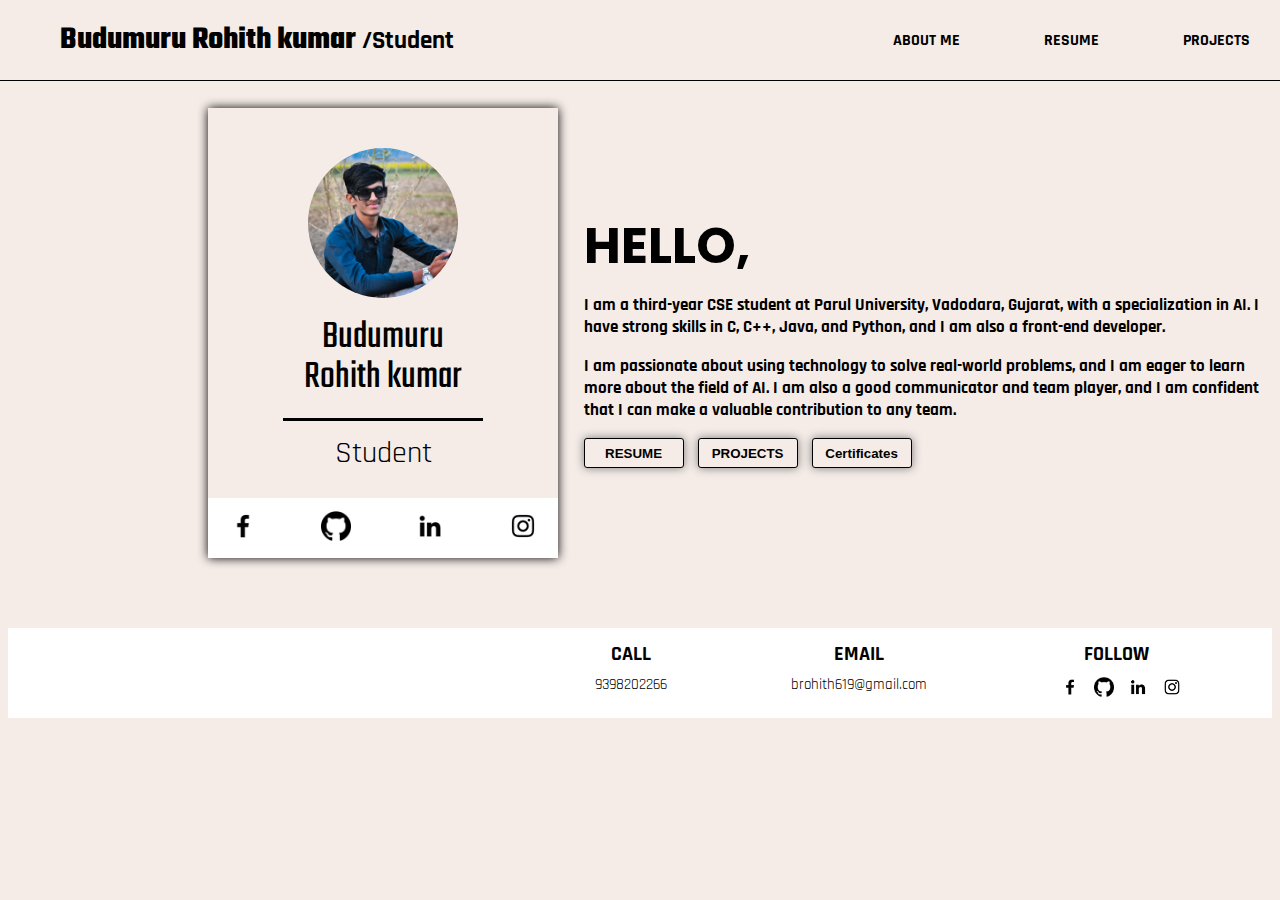
<file: index.html>
<!DOCTYPE html>
<html>
  <head>
    <title>Rohith Portfolio</title>
    <meta name="viewport" content="width=device-width, initial-scale=1.0" />
    <link rel="preconnect" href="https://fonts.googleapis.com" />
    <link rel="preconnect" href="https://fonts.gstatic.com" crossorigin />
    <link
      href="https://fonts.googleapis.com/css2?family=Anton&family=Dela+Gothic+One&family=Teko:wght@500&display=swap"
      rel="stylesheet"
    />
    <link rel="preconnect" href="https://fonts.googleapis.com" />
    <link rel="preconnect" href="https://fonts.gstatic.com" crossorigin />
    <link
      href="https://fonts.googleapis.com/css2?family=Rajdhani:wght@400;500&display=swap"
      rel="stylesheet"
    />
    <link rel="preconnect" href="https://fonts.googleapis.com" />
    <link rel="preconnect" href="https://fonts.gstatic.com" crossorigin />
    <link
      href="https://fonts.googleapis.com/css2?family=Poppins:wght@200;500;800&display=swap"
      rel="stylesheet"
    />
    <link rel="icon" href="profile/logo.png" type="images" />
    <link rel="stylesheet" href="style.css" />
  </head>
  <body>
    <header class="header">
      <div class="left-header">
        <h1 class="h11">
          Budumuru Rohith kumar <span class="span-student1">/Student</span>
        </h1>
      </div>
      <div class="right-header">
        <h4 class="option">
          <a href="/portfolio/index.html">ABOUT ME</a>
        </h4>
        <h4 class="option">
          <a href="/portfolio/resume.html">RESUME</a>
        </h4>
        <a href="/portfolio/projects.html"><h4 class="option">PROJECTS</h4></a>
      </div>
    </header>
    <nav class="nav">
      <div class="left-nav">
        <div class="overlay">
          <div class="overlay-div1">
            <img class="profile-photo" src="profile/rohith1.jpg" />
            <p class="name">Budumuru Rohith kumar</p>
            <p class="student">Student</p>
          </div>
          <div class="overlay-div2">
            <a href="https://www.facebook.com/rohith.budumuru.5/"
              ><img class="social-media" src="social-media/facebook.png"
            /></a>
            <a href="https://github.com/rohithkumar619"
              ><img class="social-media" src="social-media/github.png"
            /></a>
            <a
              href="https://www.linkedin.com/in/budumuru-rohith-kumar-5aa340258/"
              ><img class="social-media" src="social-media/linkedin.png"
            /></a>
            <a href="https://www.instagram.com/rohithbudumuru619/"
              ><img class="social-media" src="social-media/instagram.png"
            /></a>
          </div>
        </div>
      </div>
      <div class="right-nav">
        <p class="hello">HELLO,</p>
        <div class="about-me">
          I am a third-year CSE student at Parul University, Vadodara, Gujarat,
          with a specialization in AI. I have strong skills in C, C++, Java, and
          Python, and I am also a front-end developer.
          <p>
            I am passionate about using technology to solve real-world problems,
            and I am eager to learn more about the field of AI. I am also a good
            communicator and team player, and I am confident that I can make a
            valuable contribution to any team.
          </p>
        </div>
        <div>
          <button class="resume-button">
            <a href="/portfolio/resume.html">RESUME</a>
          </button>
          <button class="project-button">
            <a href="/portfolio/projects.html">PROJECTS</a>
          </button>
          <button class="certificate-button">
            <a href="/portfolio/certificates.html">Certificates</a>
          </button>
        </div>
      </div>
    </nav>
    <footer class="footer">
      <div class="left-footer"></div>
      <div class="right-footer">
        <div>
          <p class="call">CALL</p>
          <p class="phno">9398202266</p>
        </div>
        <div>
          <p class="email">EMAIL</p>
          <p class="mail">brohith619@gmail.com</p>
        </div>
        <div>
          <p class="follow">FOLLOW</p>
          <a href="https://www.facebook.com/rohith.budumuru.5/"
            ><img class="follow-button" src="social-media/facebook.png"
          /></a>
          <a href="https://github.com/rohithkumar619"
            ><img class="follow-button" src="social-media/github.png"
          /></a>
          <a href="https://www.linkedin.com/in/budumuru-rohith-kumar-5aa340258/"
            ><img class="follow-button" src="social-media/linkedin.png"
          /></a>
          <a href="https://www.instagram.com/rohithbudumuru619/"
            ><img class="follow-button" src="social-media/instagram.png"
          /></a>
        </div>
      </div>
    </footer>
  </body>
</html>
</file>
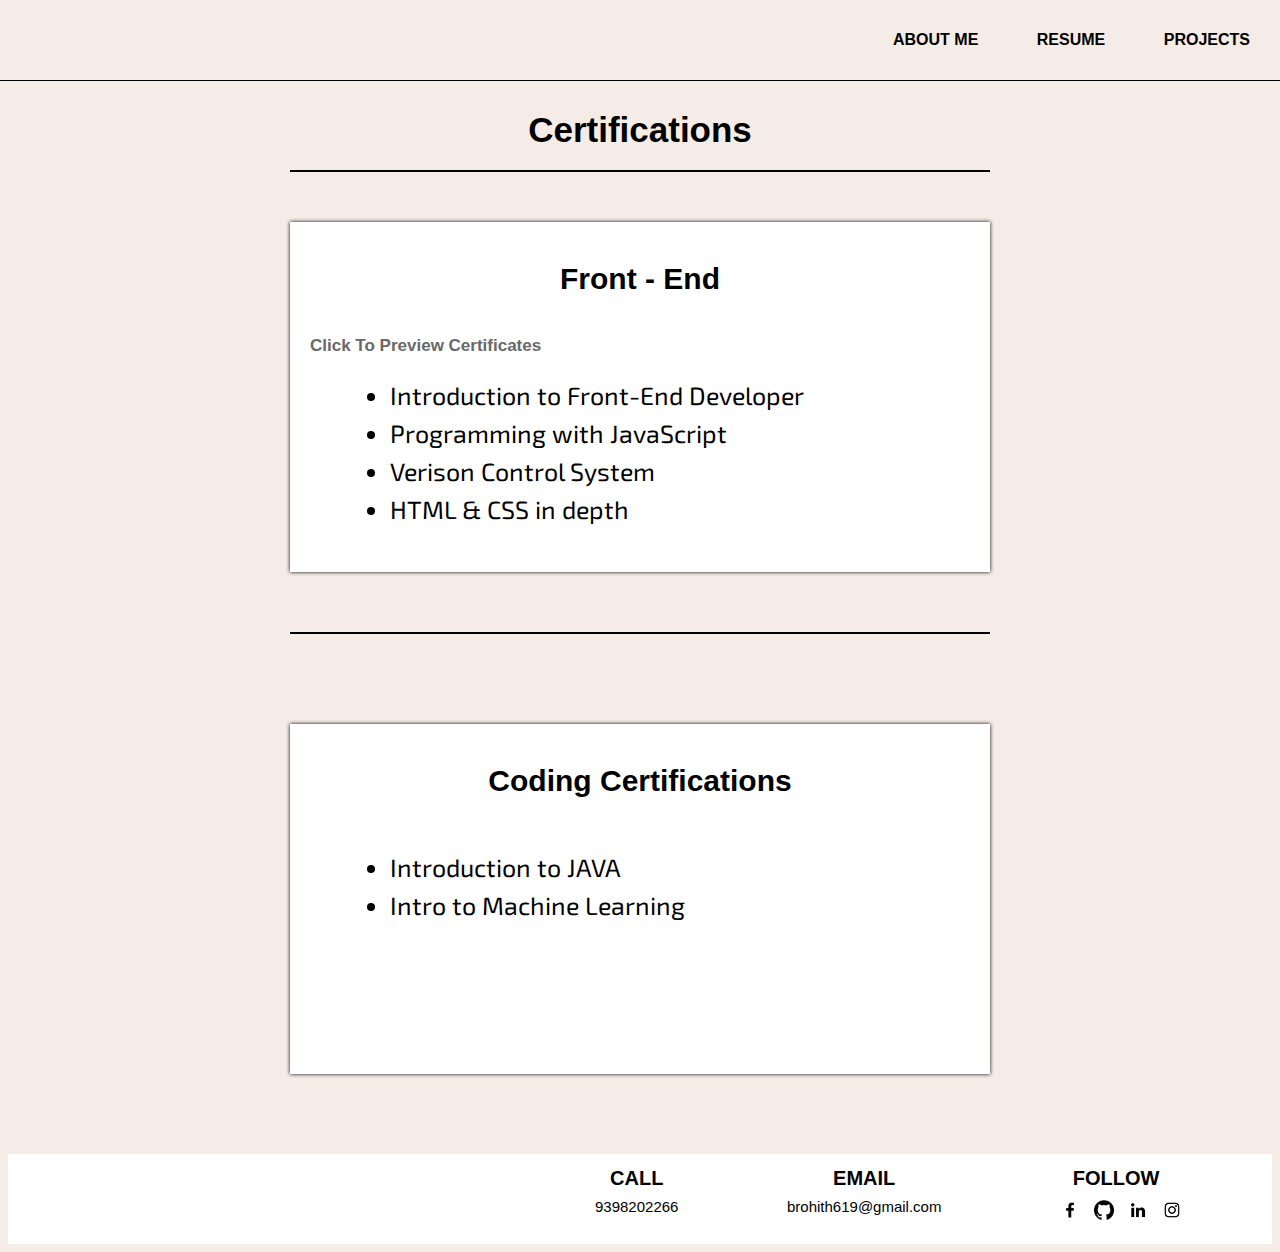
<file: certificates.html>
<!DOCTYPE html>
<html>
  <head>
    <title>Certificates</title>
    <link rel="preconnect" href="https://fonts.googleapis.com" />
    <link rel="preconnect" href="https://fonts.gstatic.com" crossorigin />
    <link
      href="https://fonts.googleapis.com/css2?family=Exo+2:wght@100;400;900&display=swap"
      rel="stylesheet"
    />
    <link rel="icon" href="profile/logo.png" type="images" />
    <link rel="stylesheet" href="style.css" />
  </head>
  <body>
    <header class="header">
      <div class="left-header"></div>
      <div class="right-header">
        <h4 class="option">
          <a href="/portfolio/certificates.html">ABOUT ME</a>
        </h4>
        <h4 class="option">
          <a href="/portfolio/resume.html">RESUME</a>
        </h4>
        <a href="/portfolio/projects.html"><h4 class="option">PROJECTS</h4></a>
      </div>
    </header>
    <main class="main2">
      <div class="first-view">
        <p class="side-heading3">Certifications</p>
        <div class="certifications">
          <p class="side-heading2">Front - End</p>
          <p class="click">Click To Preview Certificates</p>
          <ul>
            <a
              target="_blank"
              href="https://coursera.org/share/c8a61481507fb9fa3b292ebb61e6e136"
              ><li>Introduction to Front-End Developer</li></a
            >
            <a
              target="_blank"
              href="https://coursera.org/share/5d82203c696a1a04e340f950e6e80b30"
              ><li>Programming with JavaScript</li></a
            >
            <a
              target="_blank"
              href="https://coursera.org/share/71f74a1a6179b3e1346129c60d77e1b0"
              ><li>Verison Control System</li></a
            >
            <a target="_blank" href="https://www.coursera.org/account/accomplishments/verify/J5JNPDZTN7XX"
              ><li>HTML & CSS in depth</li></a>
          </ul>
        </div>
      </div>

      <div class="first-view">
        <p class="line-gap"></p>
        <div class="certifications">
          <p class="side-heading2">Coding Certifications</p>
          <ul>
            <a
              target="_blank"
              href="https://coursera.org/share/9da56cea649c9282da317d5ae3a7afa7"
              ><li>Introduction to JAVA</li></a
            >
            <a
              target="_blank"
              href="https://www.kaggle.com/learn/certification/rohithkumarbudumuru/intro-to-machine-learning"
              ><li>Intro to Machine Learning</li></a
            >
          </ul>
        </div>
      </div>
    </main>
    <footer class="footer">
      <div class="left-footer"></div>
      <div class="right-footer">
        <div>
          <p class="call">CALL</p>
          <p class="phno">9398202266</p>
        </div>
        <div>
          <p class="email">EMAIL</p>
          <p class="mail">brohith619@gmail.com</p>
        </div>
        <div>
          <p class="follow">FOLLOW</p>
          <a href="https://www.facebook.com/rohith.budumuru.5/"
            ><img class="follow-button" src="social-media/facebook.png"
          /></a>
          <a href="https://github.com/rohithkumar619"
            ><img class="follow-button" src="social-media/github.png"
          /></a>
          <a href="https://www.linkedin.com/in/budumuru-rohith-kumar-5aa340258/"
            ><img class="follow-button" src="social-media/linkedin.png"
          /></a>
          <a href="https://www.instagram.com/rohithbudumuru619/"
            ><img class="follow-button" src="social-media/instagram.png"
          /></a>
        </div>
      </div>
    </footer>
  </body>
</html>
</file>
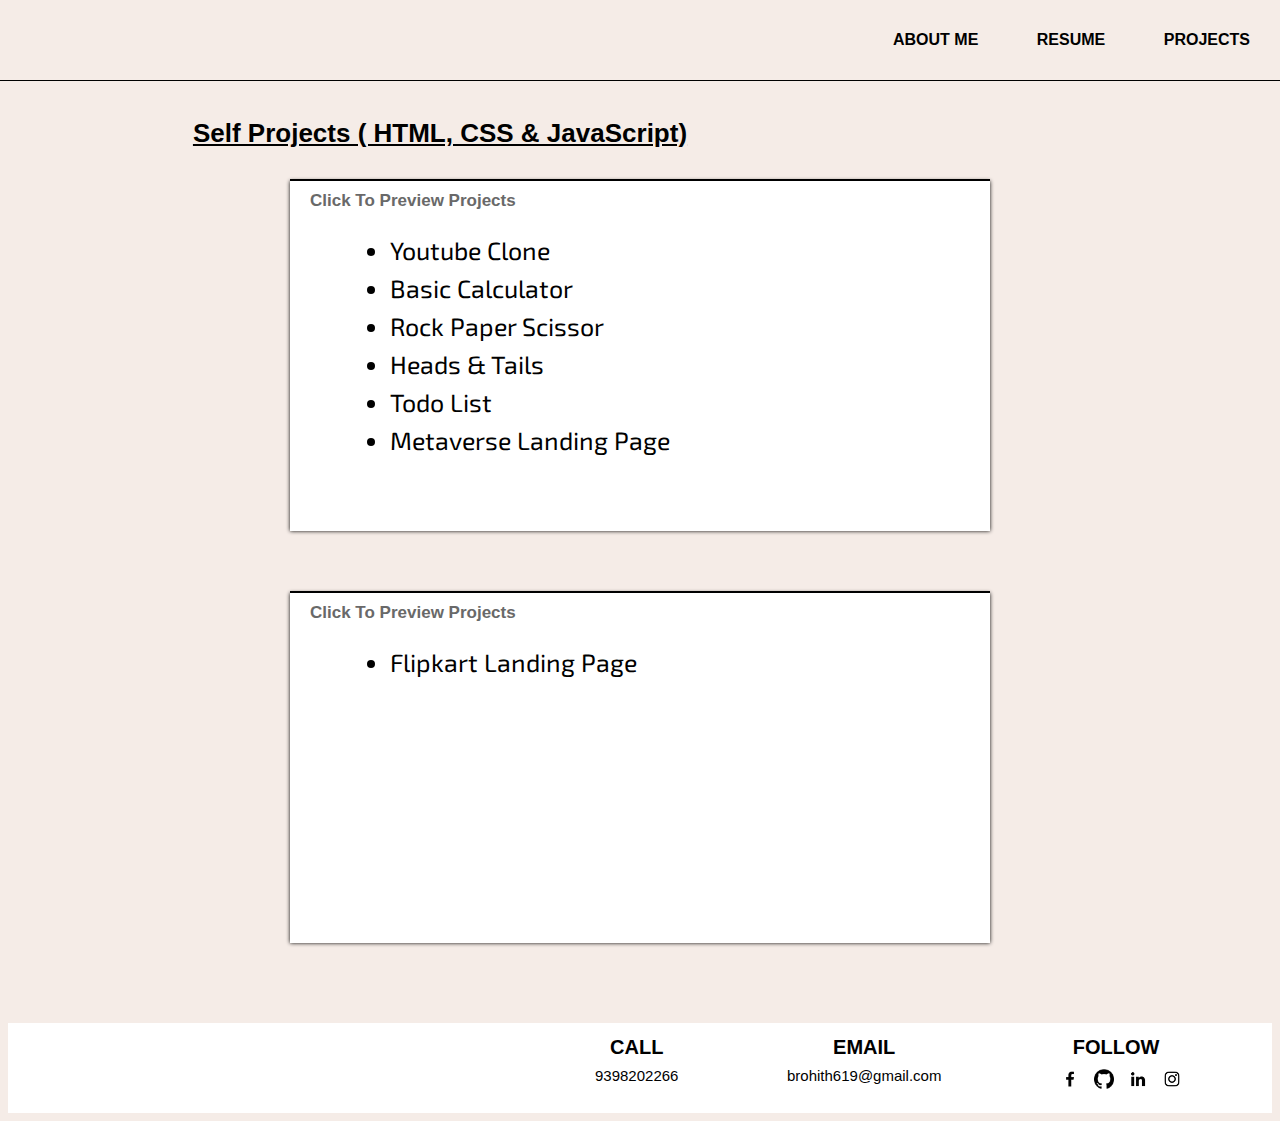
<file: projects.html>
<!DOCTYPE html>
<html>
  <head>
    <title>projects</title>
    <link rel="preconnect" href="https://fonts.googleapis.com" />
    <link rel="preconnect" href="https://fonts.gstatic.com" crossorigin />
    <link
      href="https://fonts.googleapis.com/css2?family=Exo+2:wght@100;400;900&display=swap"
      rel="stylesheet"
    />
    <link rel="stylesheet" href="style.css" />
    <link rel="icon" href="profile/logo.png" type="images" />
  </head>
  <body>
    <header class="header">
      <div class="left-header"></div>
      <div class="right-header">
        <h4 class="option">
          <a href="/portfolio/index.html">ABOUT ME</a>
        </h4>
        <h4 class="option">
          <a href="/portfolio/resume.html">RESUME</a>
        </h4>
        <a href="/portfolio/projects.html"><h4 class="option">PROJECTS</h4></a>
      </div>
    </header>
    <main class="main2">
      <div class="Heading">Self Projects ( HTML, CSS & JavaScript)</div>
      <div class="first-view">
        <div class="projects">
          <p class="click">Click To Preview Projects</p>
          <ul>
            <a
              target="_blank"
              href="/portfolio/youtube clone/side bar-youtube.html"
              ><li>Youtube Clone</li></a
            >
            <a
              target="_blank"
              href="/portfolio/Basic%20Calculator/Project-2_Calculator.html"
              ><li>Basic Calculator</li></a
            >
            <a
              target="_blank"
              href="/portfolio/Rock_Paper_Scissors/RPS-final.html"
              ><li>Rock Paper Scissor</li></a
            >
            <a
              target="_blank"
              href="/portfolio/Project-3_Heads&Tails/Project-3.html"
              ><li>Heads & Tails</li></a
            >
            <a
              target="_blank"
              href="/portfolio/Project-4_TodoList/Project-4.html"
              ><li>Todo List</li></a
            >
            <a target="_blank" href="/portfolio/metaverse/metaverse.html"
              ><li>Metaverse Landing Page</li></a
            >
          </ul>
        </div>
      </div>

      <div class="first-view">
        <div class="projects">
          <p class="click">Click To Preview Projects</p>
          <ul>
            <a
              target="_blank"
              href="/portfolio/FLIPKART UI/flipkart.html"
              ><li>Flipkart Landing Page</li></a
            >
          </ul>
        </div>
      </div>
    </main>
    <footer class="footer">
      <div class="left-footer"></div>
      <div class="right-footer">
        <div>
          <p class="call">CALL</p>
          <p class="phno">9398202266</p>
        </div>
        <div>
          <p class="email">EMAIL</p>
          <p class="mail">brohith619@gmail.com</p>
        </div>
        <div>
          <p class="follow">FOLLOW</p>
          <a href="https://www.facebook.com/rohith.budumuru.5/"
            ><img class="follow-button" src="social-media/facebook.png"
          /></a>
          <a href="https://github.com/rohithkumar619"
            ><img class="follow-button" src="social-media/github.png"
          /></a>
          <a href="https://www.linkedin.com/in/budumuru-rohith-kumar-5aa340258/"
            ><img class="follow-button" src="social-media/linkedin.png"
          /></a>
          <a href="https://www.instagram.com/rohithbudumuru619/"
            ><img class="follow-button" src="social-media/instagram.png"
          /></a>
        </div>
      </div>
    </footer>
  </body>
</html>
</file>
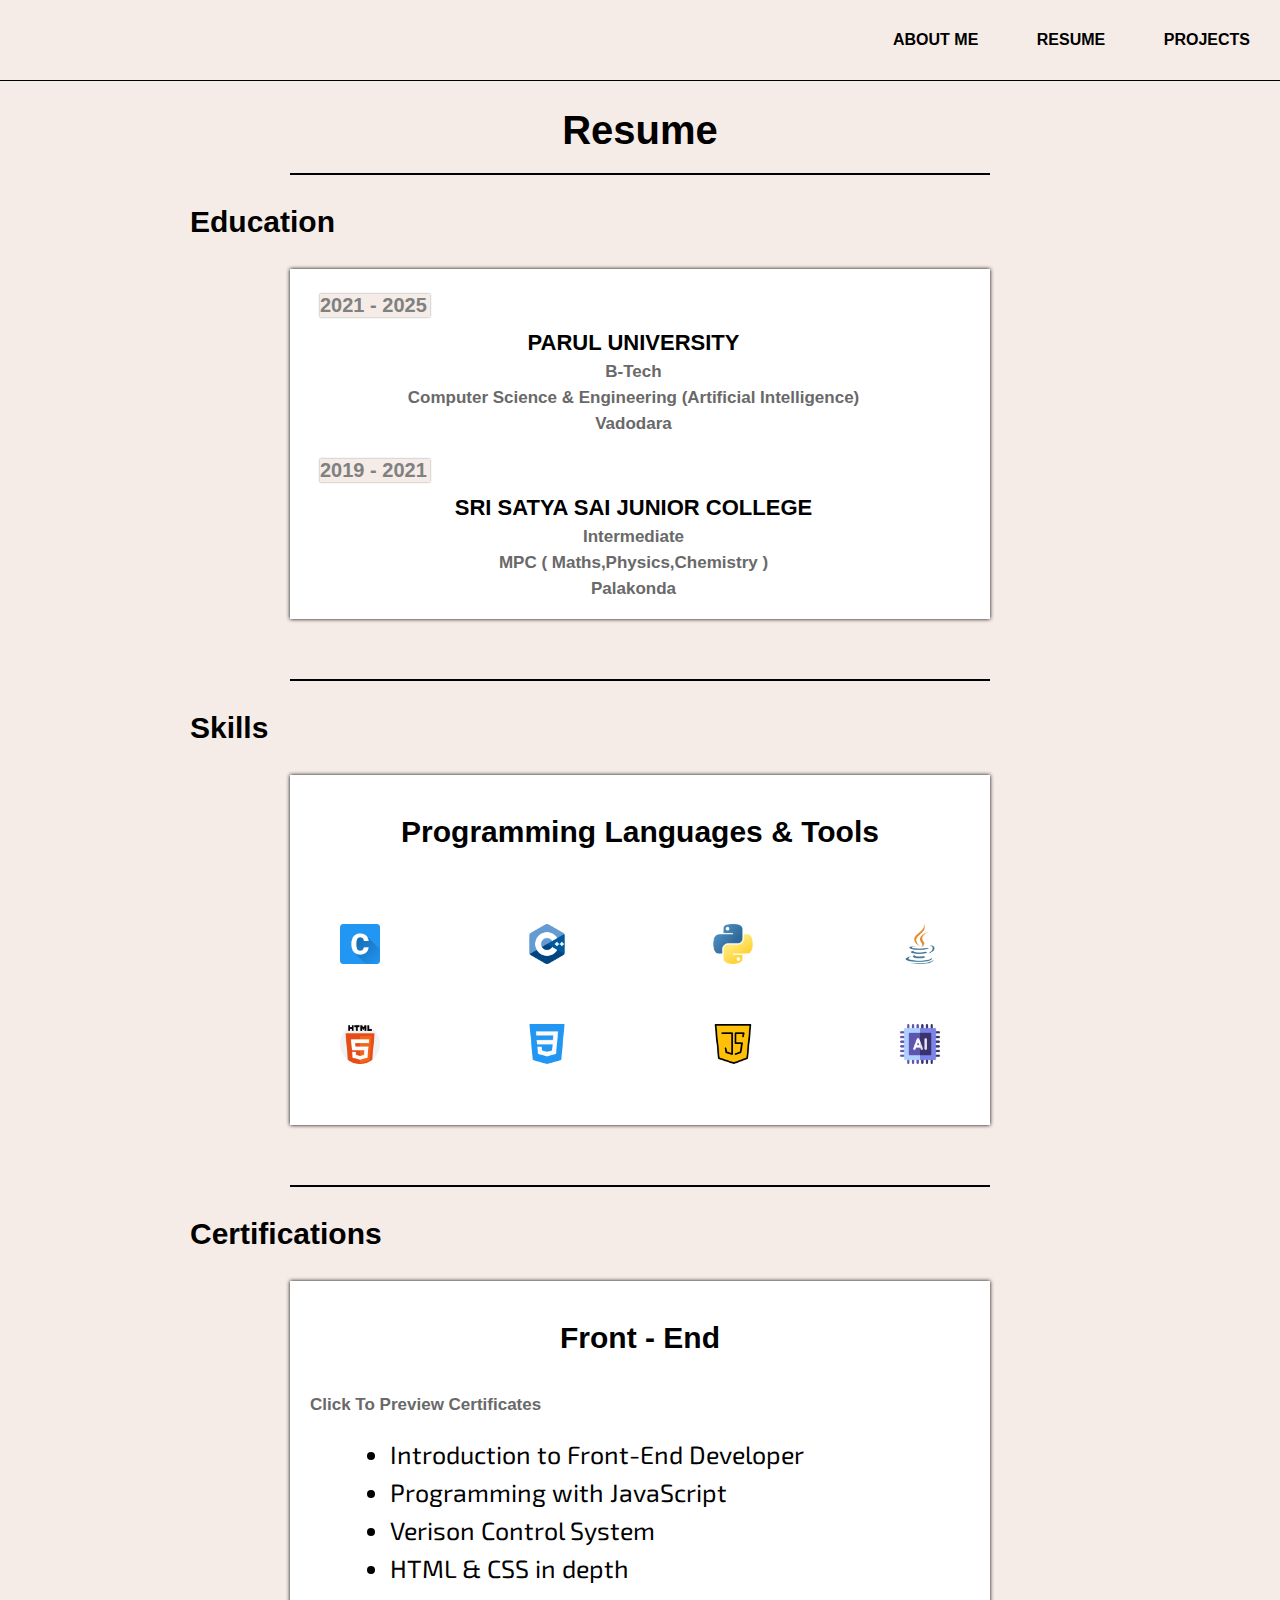
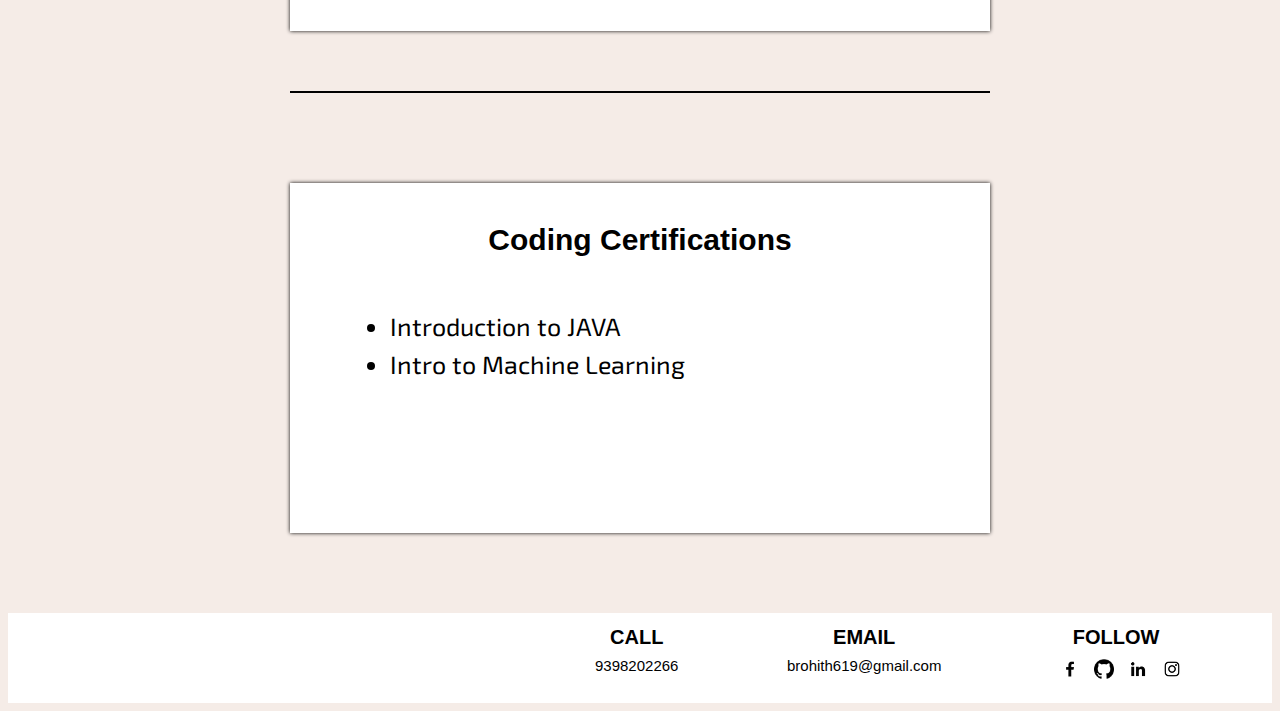
<file: resume.html>
<!DOCTYPE html>
<html>
  <head>
    <title>Resume</title>
    <link rel="preconnect" href="https://fonts.googleapis.com" />
    <link rel="preconnect" href="https://fonts.gstatic.com" crossorigin />
    <link
      href="https://fonts.googleapis.com/css2?family=Exo+2:wght@100;400;900&display=swap"
      rel="stylesheet"
    />
    <link rel="icon" href="profile/logo.png" type="images" />
    <link rel="stylesheet" href="style.css" />
  </head>
  <body>
    <header class="header">
      <div class="left-header"></div>
      <div class="right-header">
        <h4 class="option">
          <a href="/portfolio/index.html">ABOUT ME</a>
        </h4>
        <h4 class="option">
          <a href="/portfolio/resume.html">RESUME</a>
        </h4>
        <a href="/portfolio/projects.html"><h4 class="option">PROJECTS</h4></a>
      </div>
    </header>
    <main class="main2">
      <div class="resume-js">Resume</div>
      <div class="first-view">
        <p class="side-heading">Education</p>
        <div class="education-box">
          <p class="date">2021 - 2025</p>
          <div class="edu-list">
            <p class="clg-name">PARUL UNIVERSITY</p>
            <p class="edu">B-Tech</p>
            <p class="edu">
              Computer Science & Engineering (Artificial Intelligence)
            </p>
            <p class="location">Vadodara</p>
          </div>
          <p class="date">2019 - 2021</p>
          <div class="edu-list">
            <p class="clg-name">SRI SATYA SAI JUNIOR COLLEGE</p>
            <p class="edu">Intermediate</p>
            <p class="edu">MPC ( Maths,Physics,Chemistry )</p>
            <p class="location">Palakonda</p>
          </div>
        </div>
      </div>

      <div class="first-view">
        <p class="side-heading">Skills</p>
        <div class="skill-box">
          <h2 class="side-heading2">Programming Languages & Tools</h2>
          <div class="programming">
            <img class="coding" src="resume/coding-pngs/c lang.png" />
            <img class="coding" src="resume/coding-pngs/c++.png" />
            <img class="coding" src="resume/coding-pngs/python.png" />
            <img class="coding" src="resume/coding-pngs/java.png" />
          </div>
          <div class="front-end">
            <img class="coding" src="resume/coding-pngs/html-5.png" />
            <img class="coding" src="resume/coding-pngs/css-3.png" />
            <img class="coding" src="resume/coding-pngs/java-script.png" />
            <img class="coding" src="resume/coding-pngs/ai.png" />
          </div>
        </div>
      </div>

      <div class="first-view">
        <p class="side-heading">Certifications</p>
        <div class="certifications">
          <p class="side-heading2">Front - End</p>
          <p class="click">Click To Preview Certificates</p>
          <ul>
            <a
              target="_blank"
              href="https://coursera.org/share/c8a61481507fb9fa3b292ebb61e6e136"
              ><li>Introduction to Front-End Developer</li></a
            >
            <a
              target="_blank"
              href="https://coursera.org/share/5d82203c696a1a04e340f950e6e80b30"
              ><li>Programming with JavaScript</li></a
            >
            <a
              target="_blank"
              href="https://coursera.org/share/71f74a1a6179b3e1346129c60d77e1b0"
              ><li>Verison Control System</li></a
            >
            <a target="_blank" href=""><li>HTML & CSS in depth</li></a>
          </ul>
        </div>
      </div>

      <div class="first-view">
        <p class="line-gap"></p>
        <div class="certifications">
          <p class="side-heading2">Coding Certifications</p>
          <ul>
            <a
              target="_blank"
              href="https://coursera.org/share/9da56cea649c9282da317d5ae3a7afa7"
              ><li>Introduction to JAVA</li></a
            >
            <a
              target="_blank"
              href="https://www.kaggle.com/learn/certification/rohithkumarbudumuru/intro-to-machine-learning"
              ><li>Intro to Machine Learning</li></a
            >
          </ul>
        </div>
      </div>
    </main>
    <footer class="footer">
      <div class="left-footer"></div>
      <div class="right-footer">
        <div>
          <p class="call">CALL</p>
          <p class="phno">9398202266</p>
        </div>
        <div>
          <p class="email">EMAIL</p>
          <p class="mail">brohith619@gmail.com</p>
        </div>
        <div>
          <p class="follow">FOLLOW</p>
          <a href="https://www.facebook.com/rohith.budumuru.5/"
            ><img class="follow-button" src="social-media/facebook.png"
          /></a>
          <a href="https://github.com/rohithkumar619"
            ><img class="follow-button" src="social-media/github.png"
          /></a>
          <a href="https://www.linkedin.com/in/budumuru-rohith-kumar-5aa340258/"
            ><img class="follow-button" src="social-media/linkedin.png"
          /></a>
          <a href="https://www.instagram.com/rohithbudumuru619/"
            ><img class="follow-button" src="social-media/instagram.png"
          /></a>
        </div>
      </div>
    </footer>
  </body>
</html>
</file>
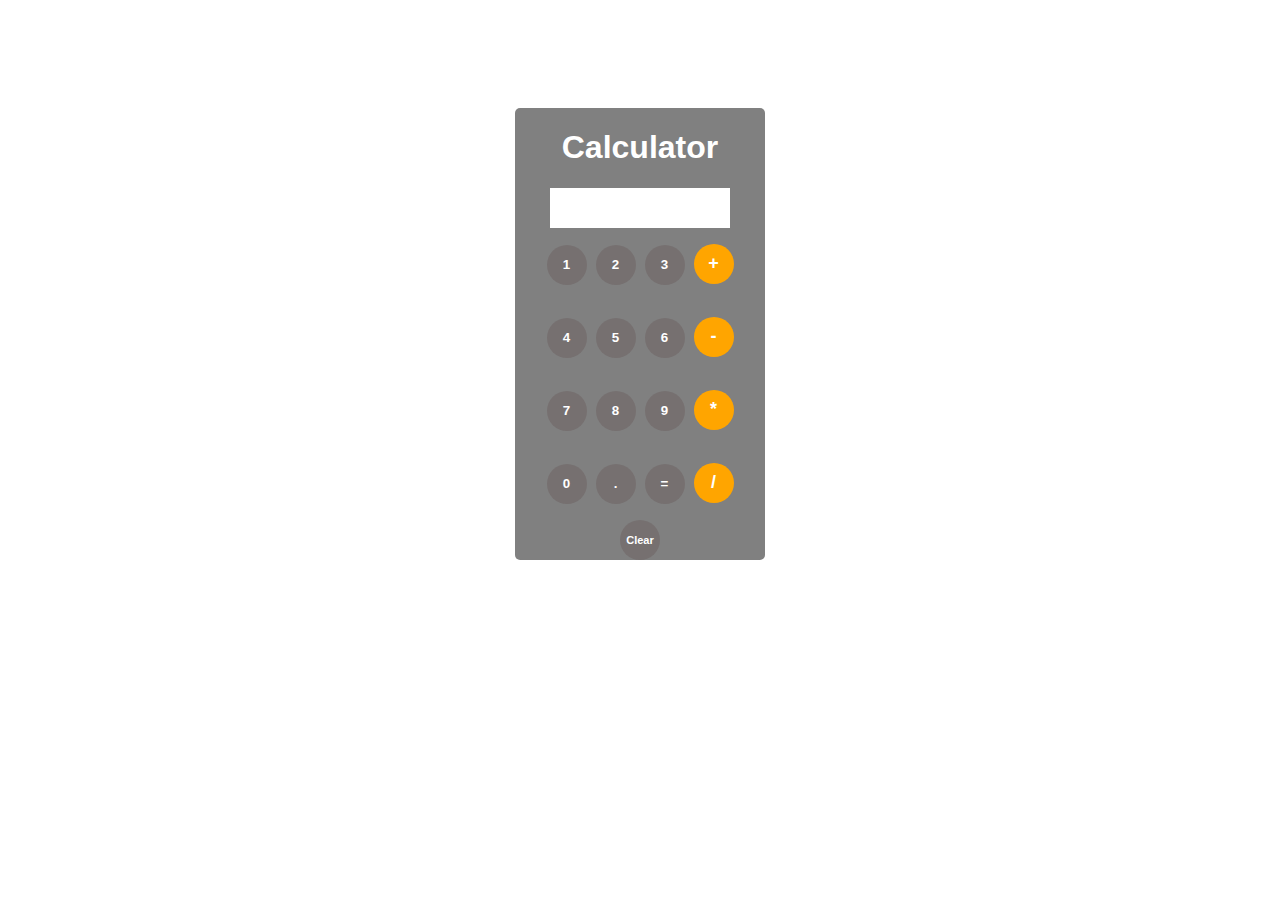
<file: Basic Calculator/Project-2_Calculator.html>
<!DOCTYPE html>
<html>
    <head>
        <title>Calculator</title>
        <style>
            .js-title{
                color:white;
                font-family:Arial;
            }
            .p1{
                color:white;
                z-index:100;
                color:black;
            }
            .p1{
                font-size:25px;
                font-family:Arial;
                margin:0;
                width:180px;
                background-color:white;
                height:40px;
            }
            .js-num{
                width:40px;
                height:40px;
                border:0;
                border-radius:20px;
                background-color:rgb(118, 112, 112);
                font-weight:bold;
                color:white;
                margin-right:5px;
            }
            .js-op{
                width:40px;
                background-color:orange;
                border:0;
                height:40px;
                border-radius:20px;
                color:white;
                font-size:18px;
                font-weight: bold;
            }
            .js-clear{
                width:40px;
                height:40px;
                border:0;
                border-radius:20px;
                font-size:11px;
                font-weight: bold;
                background-color:rgb(118, 112, 112);
                color:white;
            }
            .middle-js{
                display:flex;
                align-items: center;
                flex-direction:column;
                margin-top:100px;
                border-radius:5px;
                background-color:grey;
                width:250px;
            }
            .center{
                display:flex;
                align-items: center;
                justify-content:center;
            }
        </style>
    </head>
    <body>
        <div class="background">
            <div class="center">
                <div class="middle-js">
                    <h1 class="js-title">Calculator</h1>
                    <p class="p1"></p>
                    <p>
                        <button class="js-num" onclick="
                        updateCalculation('1');
                        ">1</button>
        
                        <button class="js-num" onclick="
                        updateCalculation('2');
                        ">2</button>
        
                        <button class="js-num" onclick="
                        updateCalculation('3');
                        ">3</button>
        
                        <button class="js-op" onclick="
                        updateCalculation('+');
                        ">+</button>
                    </p>    
                    <p>
                        <button class="js-num" onclick="
                        updateCalculation('4');
                        ">4</button>
        
                        <button class="js-num" onclick="
                        updateCalculation('5');
                        ">5</button>
        
                        <button class="js-num" onclick="
                        updateCalculation('6');
                        ">6</button>
        
                        <button class="js-op" onclick="
                        updateCalculation('-');
                        ">-</button>
                    </p>
        
                    <p>
                        <button class="js-num" onclick="
                        updateCalculation('7');
                        ">7</button>
        
                        <button class="js-num" onclick="
                        updateCalculation('8');
                        ">8</button>
        
                        <button class="js-num" onclick="
                        updateCalculation('9');
                        ">9</button>
        
                        <button class="js-op" onclick="
                        updateCalculation('*');
                        ">*</button>
                </p>
        
                <p>
                        <button class="js-num" onclick="
                        updateCalculation('0');
                        ">0</button>
        
                        <button class="js-num" onclick="
                        updateCalculation('.');
                        ">.</button>
        
                        <button class="js-num" onclick="
                        result = eval(result);
                        document.querySelector('.p1').innerHTML=`${result}`;
                        localStorage.setItem('result',result);
                        ">=</button>
        
                        <button class="js-op" onclick="
                        updateCalculation('/');
                        ">/</button>
                </p>
                        <button class="js-clear" onclick="
                        result = '';
                        document.querySelector('.p1').innerHTML=`${result}`;
                        localStorage.removeItem('result');
                        ">Clear</button>
                </div>
            </div>
        </div>
        <script src="Project-2.js"></script>
    </body>
</html>
</file>
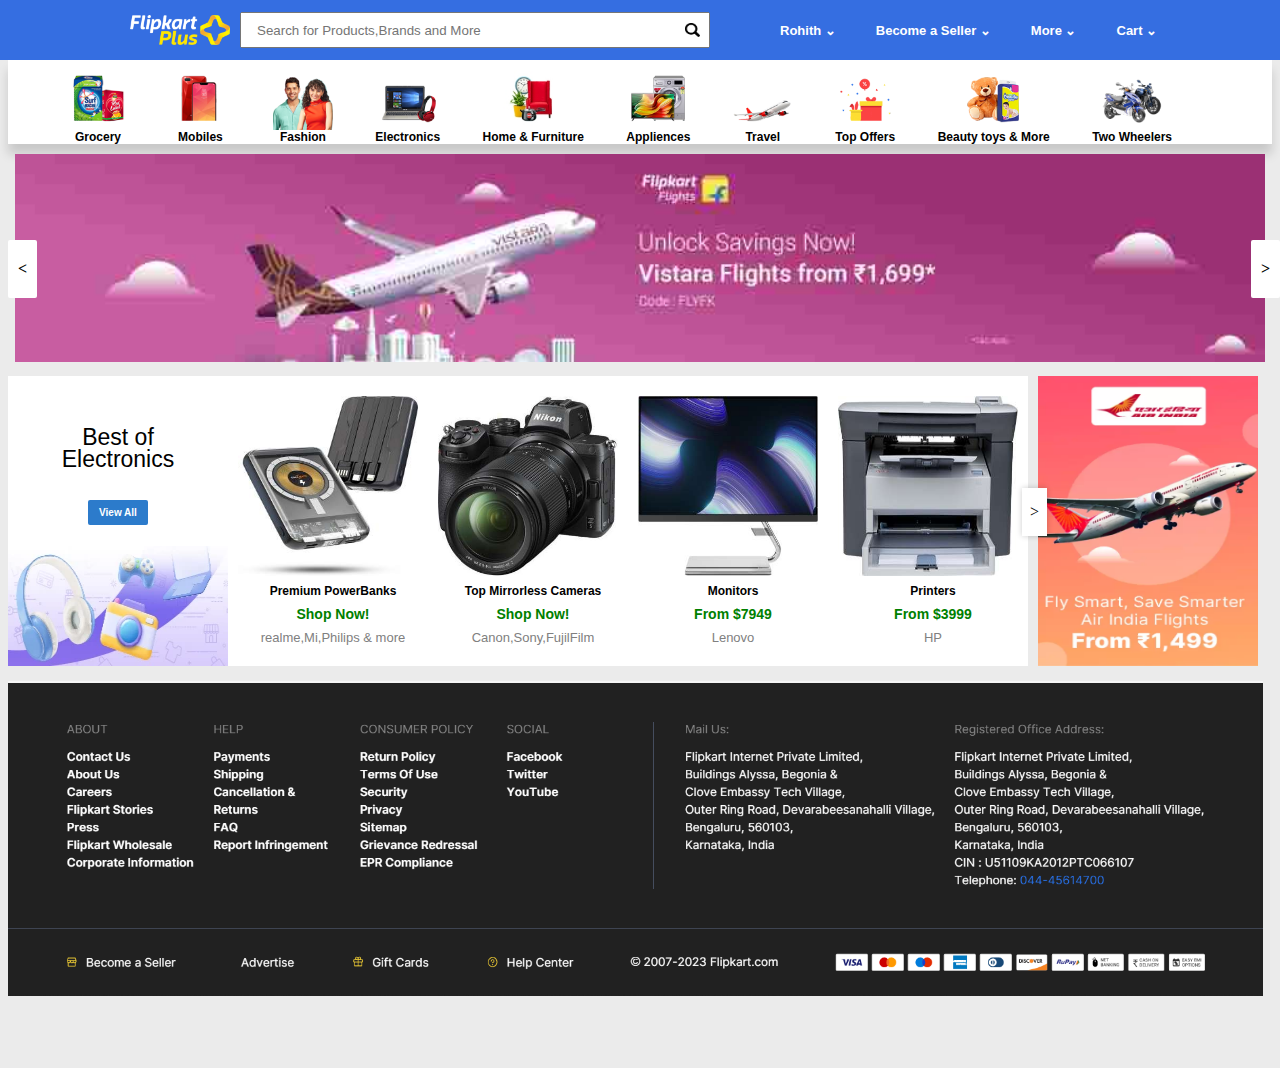
<file: FLIPKART UI/flipkart.html>
<!DOCTYPE html>
<html>
  <head>
    <title>Flipkart</title>
  </head>
  <body>
    <link rel="stylesheet" href="header.css" />
    <link rel="stylesheet" href="second template.css" />
    <link rel="stylesheet" href="third-template.css" />
    <div class="header">
      <div class="left-header">
        <img class="logo" src="logo.png" />
        <input
          class="search-bar"
          type="text"
          placeholder="Search for Products,Brands and More"
        />
        <img class="searchlogo" src="search logo.png" />
      </div>
      <div class="right-header">
        <p class="user">Rohith ⌄</p>
        <p class="p1">Become a Seller ⌄</p>
        <p class="p1">More ⌄</p>
        <p class="p3">Cart ⌄</p>
      </div>
    </div>

    <div class="second-template">
      <div class="inner">
        <img class="img1" src="grocery.png" />
        <p class="pp">Grocery</p>
      </div>
      <div class="inner">
        <img class="img1" src="mobiles.png" />
        <p class="pp">Mobiles</p>
      </div>
      <div class="inner">
        <img class="img1" src="clothes.png" />
        <p class="pp">Fashion</p>
      </div>
      <div class="inner">
        <img class="img1" src="electronics.png" />
        <p class="pp">Electronics</p>
      </div>
      <div class="inner">
        <img class="img1" src="furniture.jpg" />
        <p class="pp">Home & Furniture</p>
      </div>
      <div class="inner">
        <img class="img1" src="appliences.png" />
        <p class="pp">Appliences</p>
      </div>
      <div class="inner">
        <img class="img1" src="travel.png" />
        <p class="pp">Travel</p>
      </div>
      <div class="inner">
        <img class="img1" src="top offers.png" />
        <p class="pp">Top Offers</p>
      </div>
      <div class="inner">
        <img class="img1" src="toys.png" />
        <p class="pp">Beauty toys & More</p>
      </div>
      <div class="inner">
        <img class="img1" src="two wheelers.png" />
        <p class="pp">Two Wheelers</p>
      </div>
    </div>

    <div class="flight">
      <img class="flightimg" src="flights-2.jpg" />
      <div class="left"><</div>
      <div class="right">></div>
    </div>

    <div class="third-template">
      <div class="third1">
        <p class="ppp">Best of Electronics</p>
        <button class="b1">View All</button>
        <img class="t2" src="best of electronics/one.webp" />
      </div>
      <div class="third">
        <img class="t3" src="best of electronics/onw.jpeg" />
        <p class="ppp1">Premium PowerBanks</p>
        <p class="ppp2">Shop Now!</p>
        <p class="ppp3">realme,Mi,Philips & more</p>
      </div>
      <div class="third">
        <img class="t3" src="best of electronics/two.jpeg" />
        <p class="ppp1">Top Mirrorless Cameras</p>
        <p class="ppp2">Shop Now!</p>
        <p class="ppp3">Canon,Sony,FujilFilm</p>
      </div>
      <div class="third">
        <img class="t3" src="best of electronics/three.jpeg" />
        <p class="ppp1">Monitors</p>
        <p class="ppp2">From $7949</p>
        <p class="ppp3">Lenovo</p>
      </div>
      <div class="third">
        <img class="t3" src="best of electronics/four.jpeg" />
        <p class="ppp1">Printers</p>
        <p class="ppp2">From $3999</p>
        <p class="ppp3">HP</p>
      </div>
      <div class="third4">
        <img class="t4" src="aeroplanewebp.webp" />
      </div>
      <div class="arrow">></div>
    </div>
    <div class="end">
      <img src="end.png" />
    </div>
  </body>
</html>
</file>
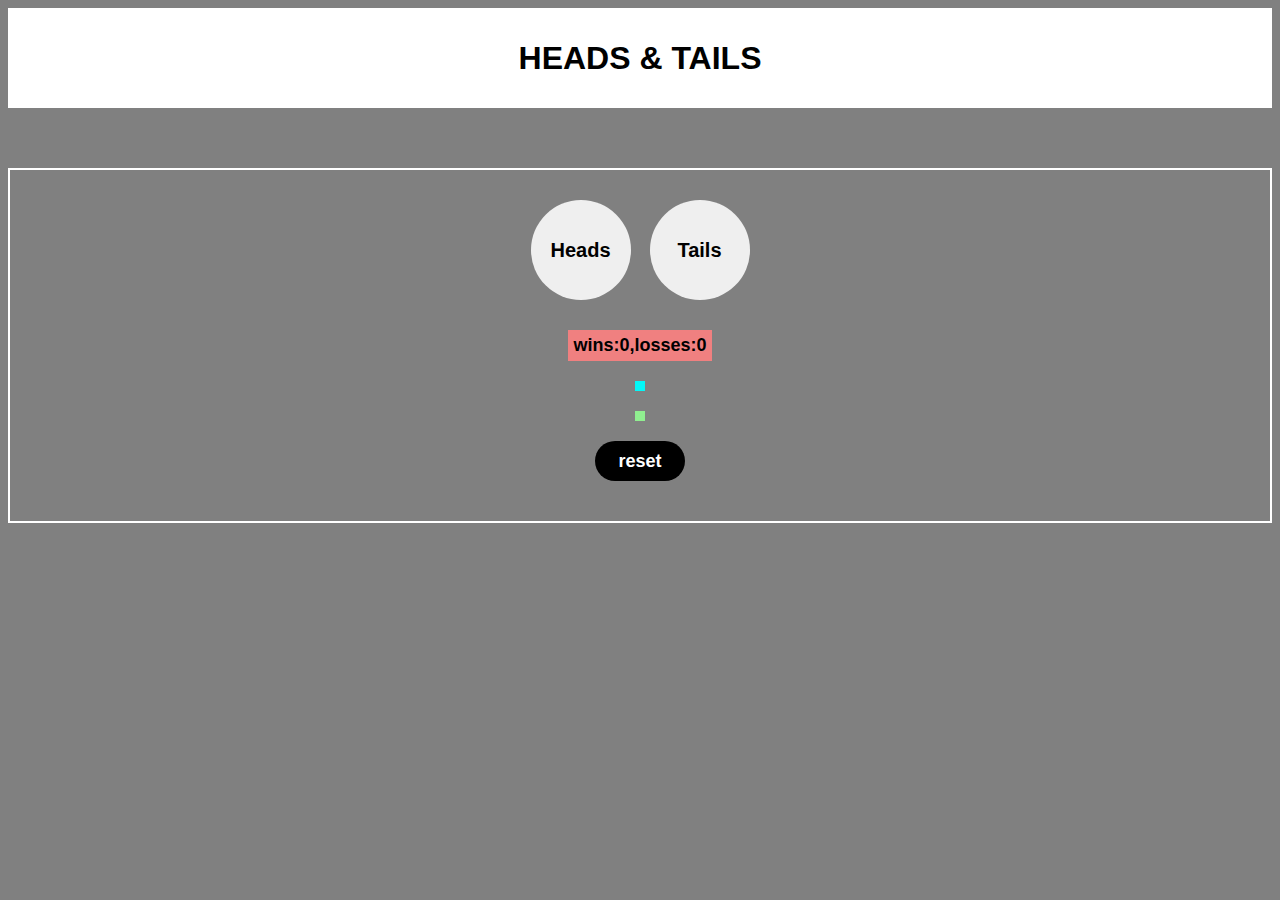
<file: Project-3_Heads&Tails/Project-3.html>
<!DOCTYPE html>
<html>
    <head>
        <title>Final Heads & Tails</title>
    </head>
    <link rel="stylesheet" href="Project-3.css">
    <body>
        <h1 class="js-title">HEADS & TAILS</h1>
        <div class="Arrange">
            <div class="Adjust">
                <button class="js-b1" onclick=" 
                compGuess();
                userGuess('Heads');
                ">Heads
                </button>

                <button class="js-b2" onclick="
                compGuess();
                userGuess('Tails');
                ">Tails
                </button>
            </div>

            <p class="score"></p>

            <p class="js-move"></p>

            <p class="js-result"></p>

        <button class="js-reset" onclick="
        score.wins= 0;
        score.losses=0;
        updateScore();
        localStorage.removeItem('score');
        ">reset
        </button>
        </div>

        <script src="Project-3.js"></script>
    </body>
</html>
</file>
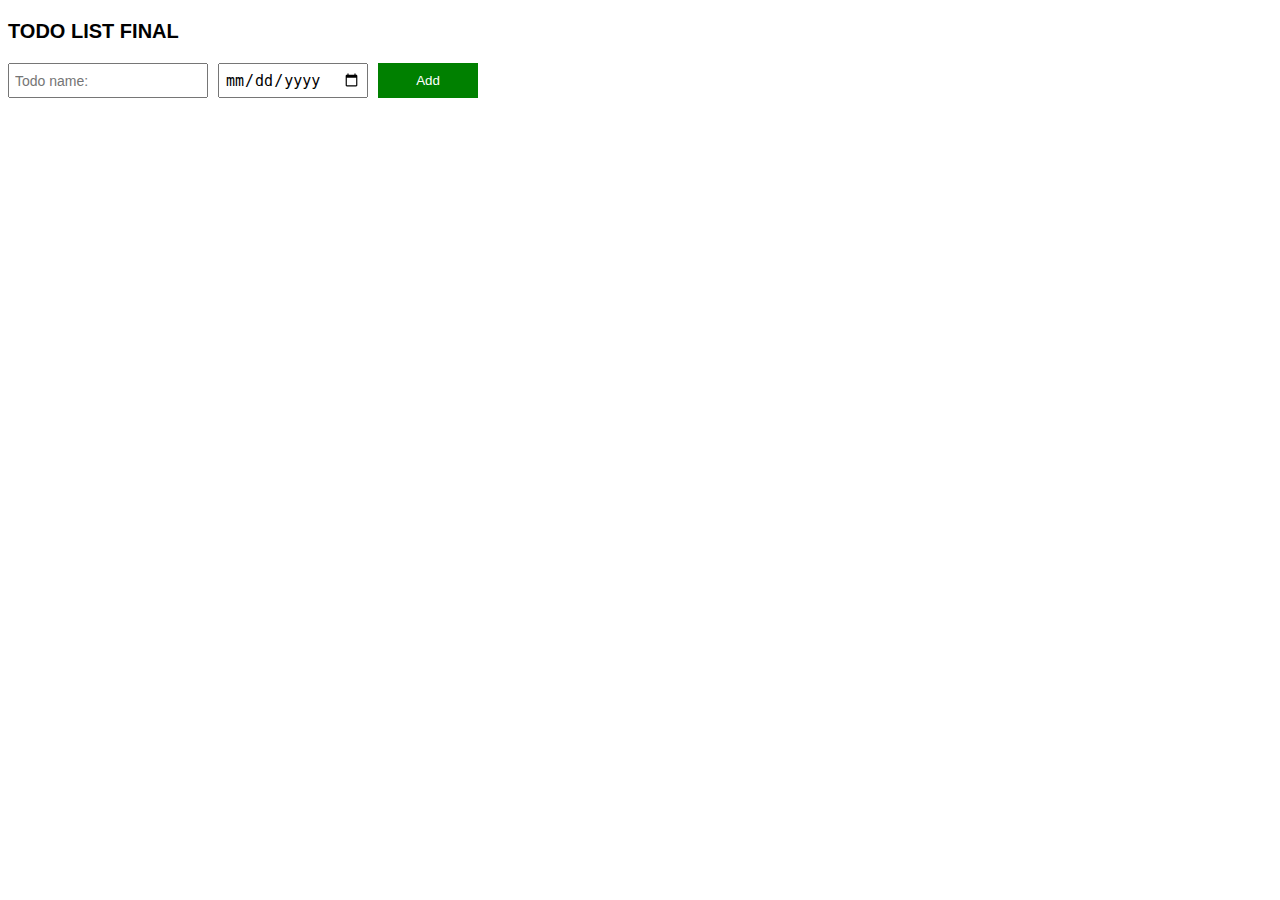
<file: Project-4_TodoList/Project-4.html>
<!DOCTYPE html>
<html>
  <head>
    <title>Project-4 Todo List</title>
  </head>
  <link rel="stylesheet" href="Project-4.css" />
  <body>
    <p class="Title">TODO LIST FINAL</p>
    <div class="js-divv">
      <input class="js-input" placeholder="Todo name:" />
      <input class="js-date" type="date" />
      <button class="js-button" onclick="addTodo();">Add</button>
    </div>

    <div class="js-div"></div>
    <script src="Project-4.js"></script>
  </body>
</html>
</file>
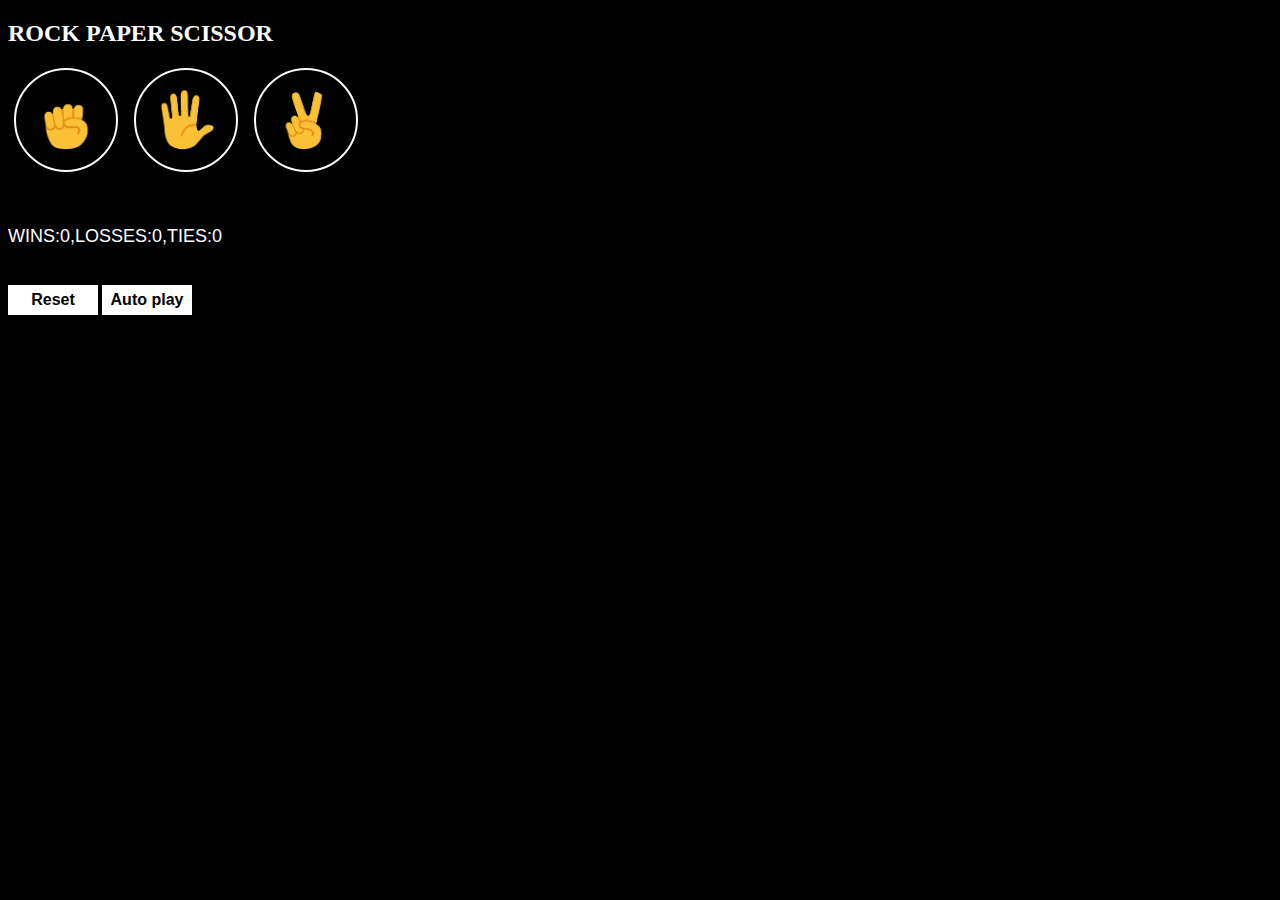
<file: Rock_Paper_Scissors/RPS-final.html>
<!DOCTYPE html>
<html>
    <head>
        <title>ROCK PAPER SCISSOR</title>
    </head>
    <link rel="stylesheet" href="styles.css">
    <body>


        <h2>ROCK PAPER SCISSOR</h2>
        <button class="rock"
        ><img class="img" src="RSP/rock-emoji.png"></button>

        <button class="paper" 
        ><img class="img" src="RSP/paper-emoji.png"></button>

        <button class="scissor" 
        ><img class="img" src="RSP/scissor-emoji.png"></button>

        <p class="moves"></p>
        <p class="result"></p>
        <p class="livescore"></p>

        <button class="reset">Reset</button>

        <button class="autoplay">Auto play</button>

        <p class="js-reset-confirm" onclick="resetScoreConfirm();"></p>
        
        
        <script>
            let rock = document.querySelector('.rock');
            rock.addEventListener('click',() =>{
                computermove2();
                move('rock');
            });

            let paper = document.querySelector('.paper');
            paper.addEventListener('click',() =>{
                computermove2();
                move('paper');
            });

            let scissor = document.querySelector('.scissor');
            scissor.addEventListener('click',() =>{
                computermove2();
                move('scissor');
            });


            document.body.addEventListener('keydown',(event) => {
                if(event.key === 'r'){
                    computermove2();
                    move('rock');
                }else if(event.key === 'p'){
                    computermove2();
                    move('paper');
                }else if(event.key === 's'){
                    computermove2();
                    move('scissor');
                }else if(event.key === 'a'){
                    autoplay();
                }else if(event.key === 'Backspace'){
                    resetScoreConfirm();
                }

            });
            let score =JSON.parse(localStorage.getItem('score'));
            
            if(!score){
                score = {
                    wins:0,
                    losses:0,
                    ties:0
                }
             }
             liveScore();
            move = (playermove) =>{
                let result= '';
                if(playermove === 'scissor'){
                    if(computermove === 'rock'){
                        result ='You Lose';
                    }else if(computermove === 'paper'){
                        result ='You Win';
                    }else if(computermove === 'scissor'){
                        result ='Ties';
                    }
    
                }else if(playermove === 'paper'){

                     if(computermove === 'rock'){
                        result ='You Win';
                    }else if(computermove === 'paper'){
                        result ='Ties';
                    }else if(computermove === 'scissor'){
                        result ='You Lose';
                    }
                    
                }else if(playermove === 'rock'){

                    if(computermove === 'rock'){
                        result ='Ties';
                    }else if(computermove === 'paper'){
                        result ='You Lose';
                    }else if(computermove === 'scissor'){
                        result ='You Win';
                    }
                }

                if (result ==='You Win') {
                    score.wins +=1;
                }else if (result ==='You Lose') {
                    score.losses +=1;
                }else if (result ==='Ties') {
                    score.ties +=1;
                }
                //localStorage.setItem('message','hello');
                localStorage.setItem('score',JSON.stringify(score));
                document.querySelector('.moves').innerHTML=`You <img class="move-img" src="RSP/${playermove}-emoji.png">
                                                            <img class="move-img" src="RSP/${computermove}-emoji.png">  computer`;
                document.querySelector('.result').innerHTML=`${result}`;
                liveScore();
              
            }

            let computermove ='';
            computermove2 = () =>{
                let randomnumber =Math.random();
                
                if(randomnumber >=0 && randomnumber<1/3){
                    computermove ='rock';
                }else if(randomnumber>=1/3 && randomnumber<2/3){
                    computermove ='paper';
                }else if(randomnumber>=2/3 && randomnumber<1){
                    computermove ='scissor';
                }
                
            }
            document.querySelector('.reset')
            .addEventListener('click',function(){
                resetScoreConfirm();
            });

            document.querySelector('.autoplay')
            .addEventListener('click',function(){
                autoplay();
            });
            function resetScore(){
                score.wins *=0;
                score.losses *=0;
                score.ties *=0;
                liveScore();
                localStorage.removeItem('score');
            }

            let isautoplay =false;
            let autoplayId;    
            autoplay = () =>{
        
                if(!isautoplay){
                    autoplayId=setInterval(function(){
                        let rando =Math.random();
                        computermove2();
                        if(rando>=0 && rando <1/3){
                            move('rock');
                        }else if(rando >=1/3 && rando <2/3){
                            move('paper');
                        }else if(rando >=2/3 && rando <=1){
                            move('scissor');
                        }
                    },1000);
                    isautoplay=true;
                }else{
                    clearInterval(autoplayId);
                    isautoplay=false;
                }

            }
            function liveScore(){
              document.querySelector('.livescore').innerHTML=`WINS:${score.wins},LOSSES:${score.losses},TIES:${score.ties}`;
            }
            function resetScoreConfirm(){
                document.querySelector('.js-reset-confirm').innerHTML=`Are you sure you want to reset the score ?
                <button class="js-yes" onclick="
                setTimeout(()=>{
                    resetScore();
                    document.querySelector('.js-reset-confirm').innerHTML='';
                },500);
                ">Yes</button>
                <button class="js-no" onclick="
                setTimeout(()=>{
                    document.querySelector('.js-reset-confirm').innerHTML='';
                },500);">No</button>`;
            }
            
        </script>
    </body>
</html>
</file>
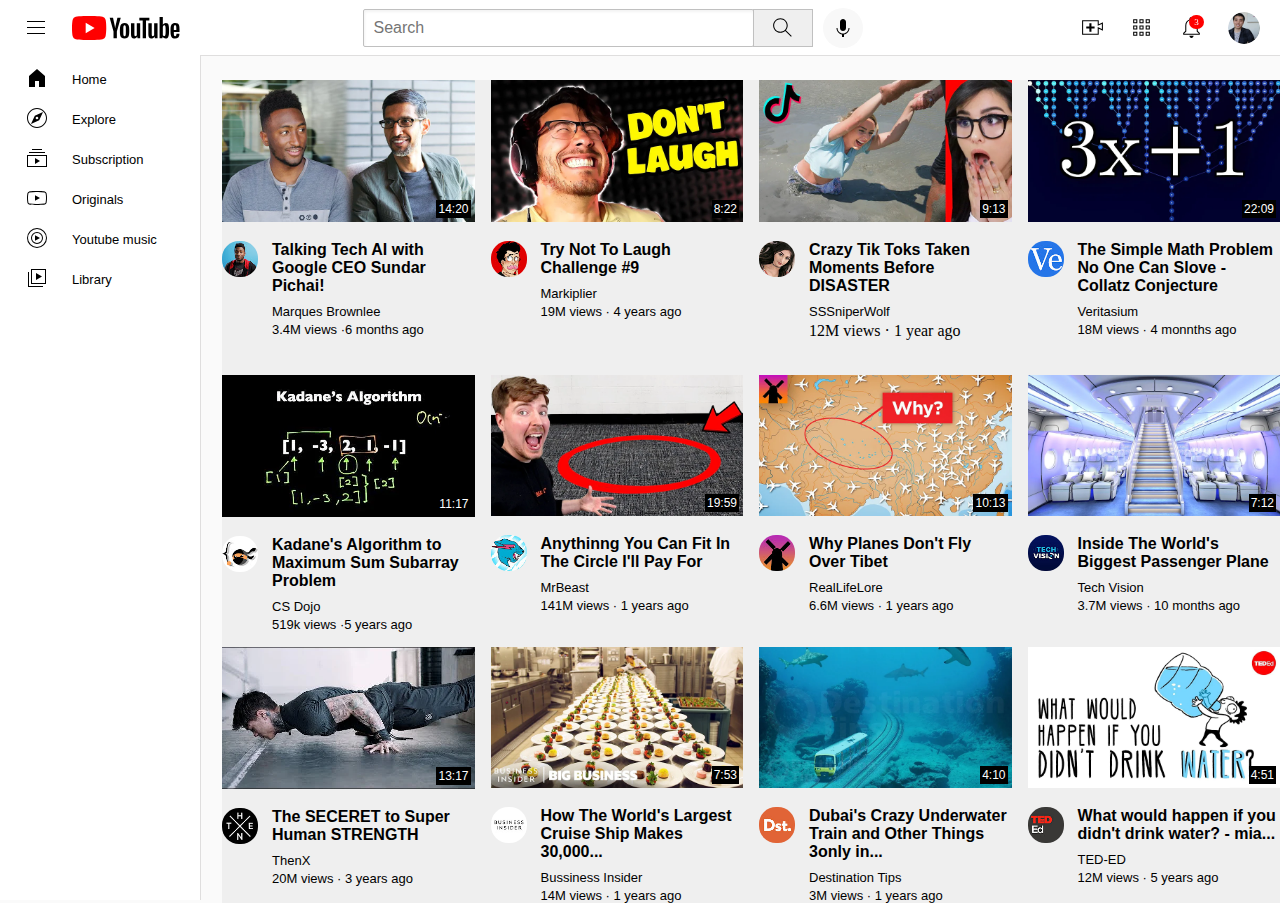
<file: youtube clone/side bar-youtube.html>
<!DOCTYPE html>
<html>
    <head>
        <title>youtube clone</title>
        <link rel="icon" class="tablogo" href="13-nested Flexbox/youtube-logo.svg"></link>
    </head>
    <body>
        <link rel="stylesheet" href="video.css">
        <link rel="stylesheet" href="header.css">
        <link rel="stylesheet" href="general.css">
        <link rel="stylesheet" href="side-bar.css">
        <link rel="stylesheet" href="sidebarshrink.css">
        <header class="header">
            <div class="left-section">
                <img class="hamburger" src="13-nested Flexbox/hamburger-menu.svg" >
                <img class="youtubelogo" src="13-nested Flexbox/youtube-logo.svg">
            </div>
            <div class="middle-section">
                <input class="search-bar" type="text" placeholder="Search">
                <button class="searchbutton">
                    <img class="searchlogo" src="13-nested Flexbox/search.svg">
                    <div class="tool-tip">Search</div>
                </button>
                <button class="voicebutton">
                    <img class="voicesearch" src="13-nested Flexbox/voice-search-icon.svg">
                    <div class="tool-tip">Search with your voice</div>
                </button>
            </div>
            <div class="right-section">
                <div class="uploadbutton">
                    <img class="upload" src="13-nested Flexbox/upload.svg">
                    <div class="tool-tip">Create</div>
                </div>
                <div class="ytappsbutton">
                    <img class="ytapps" src="13-nested Flexbox/youtube-apps.svg">
                    <div class="tool-tip">Youtube apps</div>
                </div>
                <div class="notifybutton">
                    <img class="notify" src="13-nested Flexbox/notifications.svg">
                    <div class="notify-count">3</div>
                    <div class="tool-tip">Notification</div>
                </div>
                <img class="channellogo" src="13-nested Flexbox/my-channel.jpeg">
            </div>
        </header>

        <nav class="side-bar">
            <div class="side">
                <img class="img1" src="sidebar logos/home.svg">
                <p class="para">Home</p>
            </div>
            <div class="side">
                <img class="img1"src="sidebar logos/explore.svg">
                <p class="para">Explore</p>
            </div>
            <div class="side">
                <img class="img1" src="sidebar logos/subscriptions.svg">
                <p class="para">Subscription</p>
            </div>
            <div class="side">
                <img class="img1" src="sidebar logos/originals.svg">
                <p class="para">Originals</p>
            </div>
            <div class="side">
                <img class="img1" src="sidebar logos/youtube-music.svg">
                <p class="para">Youtube music</p>
            </div>
            <div class="side">
                <img class="img1" src="sidebar logos/library.svg">
                <p class="para">Library</p>
            </div>
        </nav>
        <main>
            <section class="Grid_video">
                <a class="anchor1" target="_blank" href="https://youtu.be/n2RNcPRtAiY?si=PF3JchbDInayeUqw">
                    <div class="div">
                        <div class="thumbnail-row">
                            <img class="thumbnail" src="thumbnail-1.webp">
                            <div class="video-time">14:20</div>
                        </div>
                        <div class="info_logo_title">
                            <div><img class="logo" src="channel-1.jpeg"></div>
                            <div>
                            <p class="title">Talking Tech AI with Google CEO Sundar Pichai!</p>
                            <p class="chname">Marques Brownlee</p>
                            <p class="details">3.4M views &#183;6 months ago</p>
                        </div>
                        </div>
                    </div>
                </a>
                
                <a class="anchor1" href="https://youtu.be/mP0RAo9SKZk?si=THAQIiPw-EGM9LvQ" target="_blank">
                    <div class="div">
                        <div class="thumbnail-row">
                            <img class="thumbnail" src="thumbnail-2.webp">
                            <div class="video-time">8:22</div>
                        </div>
                        <div class="info_logo_title">
                            <div><img class="logo" src="channel-2.jpeg"></div>
                            <div>
                            <p class="title">Try Not To Laugh Challenge #9</p>
                            <p class="chname">Markiplier</p>
                            <p class="details">19M views &#183; 4 years ago</p>
                        </div>
                        </div>
                    </div>
                </a>
                
                <a href="https://youtu.be/FgjPQQeTh1w?si=pcGKrDIRFK-7jtns" target="_blank" class="anchor1">
                    <div class="div">
                        <div class="thumbnail-row">
                            <img class="thumbnail" src="thumbnail-3.webp">
                            <div class="video-time">9:13</div>
                        </div>
                        <div class="info_logo_title">
                            <div><img class="logo" src="channel-3.jpeg"></div>
                            <div>
                            <p class="title">Crazy Tik Toks Taken Moments Before DISASTER</p>
                            <p class="chname">SSSniperWolf</p>
                            <p class="details"></p>12M views &#183; 1 year ago</p>
                        </div>
                        </div>
                    </div>
                </a>
                
                <a href="https://youtu.be/094y1Z2wpJg?si=lCEso3Pq2rBbHAJI" class="anchor1" target="_blank">
                    <div class="div">
                        <div class="thumbnail-row">
                            <img class="thumbnail" src="thumbnail-4.webp">
                            <div class="video-time">22:09</div>
                        </div>
                        <div class="info_logo_title">
                            <div><img class="logo" src="channel-4.jpeg"></div>
                            <div>
                            <p class="title">The Simple Math Problem No One Can Slove - Collatz Conjecture</p>
                            <p class="chname">Veritasium</p>
                            <p class="details">18M views &#183; 4 monnths ago</p>
                        </div>
                        </div>
                    </div>
                </a>
                
                <a href="https://youtu.be/86CQq3pKSUw?si=7tzaG_y0OkbdlirD" class="anchor1" target="_blank">
                    <div class="div">
                        <div class="thumbnail-row">
                            <img class="thumbnail" src="thumbnail-5.webp">
                            <div class="video-time">11:17</div>
                        </div>
                        <div class="info_logo_title">
                            <div><img class="logo" src="channel-5.jpeg"></div>
                            <div>
                            <p class="title">Kadane's Algorithm to Maximum Sum Subarray Problem</p>
                            <p class="chname">CS Dojo</p>
                            <p class="details">519k views &#183;5 years ago</p>
                        </div>
                        </div>
                    </div>
                </a>
                
                <a href="https://youtu.be/yXWw0_UfSFg?si=Va4hTDlHlUtnNz2a" class="anchor1" target="_blank">
                    <div class="div">
                        <div class="thumbnail-row">
                            <img class="thumbnail" src="thumbnail-6.webp">
                            <div class="video-time">19:59</div>
                        </div>
                        <div class="info_logo_title">
                            <div><img class="logo" src="channel-6.jpeg"></div>
                            <div>
                            <p class="title">Anythinng You Can Fit In The Circle I'll Pay For</p>
                            <p class="chname">MrBeast</p>
                            <p class="details">141M views &#183; 1 years ago</p>
                        </div>
                        </div>
                    </div>
                </a>
                
                <a href="https://youtu.be/fNVa1qMbF9Y?si=6LuuW_zuFOjFKo67" class="anchor1" target="_blank">
                    <div class="div">
                        <div class="thumbnail-row">
                            <img class="thumbnail" src="thumbnail-7.webp">
                            <div class="video-time">10:13</div>
                        </div>
                        <div class="info_logo_title">
                            <div><img class="logo" src="channel-7.jpeg"></div>
                            <div>
                            <p class="title">Why Planes Don't Fly Over Tibet</p>
                            <p class="chname">RealLifeLore</p>
                            <p class="details">6.6M views &#183; 1 years ago</p>
                        </div>
                        </div>
                    </div>
                </a>
                
                <a href="https://youtu.be/lFm4EM1juls?si=78HEKx2hiwKwDN66" class="anchor1" target="_blank">
                    <div class="div">
                        <div class="thumbnail-row">
                            <img class="thumbnail" src="thumbnail-8.webp">
                            <div class="video-time">7:12</div>
                        </div>
                        <div class="info_logo_title">
                            <div><img class="logo" src="channel-8.jpeg"></div>
                            <div>
                            <p class="title">Inside The World's Biggest Passenger Plane</p>
                            <p class="chname">Tech Vision</p>
                            <p class="details">3.7M views &#183; 10 months ago</p>
                        </div>
                        </div>
                    </div>
                </a>
                
                <a href="https://youtu.be/ixmxOlcrlUc?si=cnl8E7ybVbNwwwm5" class="anchor1" target="_blank">
                    <div class="div">
                        <div class="thumbnail-row">
                            <img class="thumbnail" src="thumbnail-9.webp">
                            <div class="video-time">13:17</div>
                        </div>
                        <div class="info_logo_title">
                            <div><img class="logo" src="channel-9.jpeg"></div>
                            <div>
                            <p class="title">The SECERET to Super Human STRENGTH</p>
                            <p class="chname">ThenX</p>
                            <p class="details">20M views &#183; 3 years ago</p>
                        </div>
                        </div>
                    </div>
                </a>
                
                <a href="https://youtu.be/R2vXbFp5C9o?si=1wa9_Ka3ATEqsW61" class="anchor1" target="_blank">
                    <div class="div">
                        <div class="thumbnail-row">
                            <img class="thumbnail" src="thumbnail-10.webp">
                            <div class="video-time">7:53</div>
                        </div>
                        <div class="info_logo_title">
                            <div><img class="logo" src="channel-10.jpeg"></div>
                            <div>
                            <p class="title">How The World's Largest Cruise Ship Makes 30,000...</p>
                            <p class="chname">Bussiness Insider</p>
                            <p class="details">14M views &#183; 1 years ago</p>
                        </div>
                        </div>
                    </div>
                </a>
                
                <a href="https://youtu.be/0nZuYyXET3s?si=pjEjQPaXpwJ-fuN4" class="anchor1" target="_blank">
                    <div class="div">
                        <div class="thumbnail-row">
                            <img class="thumbnail" src="thumbnail-11.webp">
                            <div class="video-time">4:10</div>
                        </div>
                        <div class="info_logo_title">
                            <div><img class="logo" src="channel-11.jpeg"></div>
                            <div>
                            <p class="title">Dubai's Crazy Underwater Train and Other Things 3only in...</p>
                            <p class="chname">Destination Tips</p>
                            <p class="details">3M views &#183; 1 years ago</p>
                        </div>
                        </div>
                    </div>
                </a>
                
                <a href="https://youtu.be/9iMGFqMmUFs?si=edJm6ee3DXePHzo7" class="anchor1" target="_blank">
                    <div class="div">
                        <div class="thumbnail-row">
                            <img class="thumbnail" src="thumbnail-12.webp">
                            <div class="video-time">4:51</div>
                        </div>
                        <div class="info_logo_title">
                            <div><img class="logo" src="channel-12.jpeg"></div>
                            <div>
                            <p class="title">What would happen if you didn't drink water? - mia...</p>
                            <p class="chname">TED-ED</p>
                            <p class="details">12M views &#183; 5 years ago</p>
                        </div>
                        </div>
                    </div>
                </a>
                
            </section>
        </main>
        
        
    </body>
</html>
</file>
<file: style.css>
.h11 {
  font-family: "Teko", sans-serif;
}
.option {
  font-family: "Rajdhani", sans-serif;
  transition: transform 0.3s;
  cursor: pointer;
}
.option:hover {
  transform: scale(1.3);
}
.header {
  display: flex;
  align-items: center;
  height: 80px;
  background-color: rgba(245, 236, 231, 255);
  position: fixed;
  top: 0;
  left: 0;
  right: 0;
  border-bottom: 1px solid black;
  z-index: 100;
}
.left-header {
  width: 70%;
  height: 60px;
  display: flex;
  align-items: center;
  padding-left: 60px;
}
.span-student1 {
  font-family: "Rajdhani", sans-serif;
  font-size: 25px;
}
.right-header {
  width: 30%;
  height: 60px;
  display: flex;
  padding-right: 30px;
  justify-content: space-between;
  align-items: center;
}
.nav {
  display: flex;
}
.left-nav {
  background-color: rgba(245, 236, 231, 255);
  width: 40%;
  height: 600px;
}
.right-nav {
  width: 60%;
  display: flex;
  flex-direction: column;
  margin-top: 150px;
  margin-left: 70px;
}
.overlay {
  width: 350px;
  height: 450px;
  box-shadow: 0 0 10px 0.1px black;
  margin-top: 100px;
  margin-left: 200px;
}
.overlay:hover {
  box-shadow: 0 0 10px 0.5px grey;
}
.overlay-div1 {
  width: 350px;
  height: 390px;
  background-color: rgba(245, 236, 231, 255);

  display: flex;
  align-items: center;
  flex-direction: column;
}

.overlay-div2 {
  background-color: white;
  width: 350px;
  height: 60px;
  display: flex;
  align-items: center;
  justify-content: space-between;
}
.social-media {
  width: 30px;
  padding-left: 20px;
  padding-right: 20px;
  transition: width, height, box-shadow 0.5s;
}
.social-media:hover {
  width: 35px;
  height: 40px;
  box-shadow: 0 0 10px 0.5px black;
}
.profile-photo {
  margin-top: 40px;
  width: 150px;
  height: 150px;
  object-fit: cover;
  border-radius: 50%;
  transition: transform 0.3s;
}
.profile-photo:hover {
  transform: scale(1.05);
  box-shadow: 0 0 10px 0.3px black;
}
.name {
  font-size: 40px;
  width: 200px;
  text-align: center;
  margin: 0;
  margin-top: 20px;
  line-height: 40px;
  font-family: "Teko", sans-serif;
  padding-bottom: 20px;
  border-bottom: 3px solid black;
}
.student,
.call,
.email,
.follow {
  font-family: "Rajdhani", sans-serif;
  font-size: 30px;
  margin: 0;
  margin-top: 13px;
}
.about-me {
  display: flex;
  flex-direction: column;
}
.hello {
  font-family: "Poppins", sans-serif;
  font-size: 50px;
  font-weight: bold;
}
.about-me {
  font-size: 17px;
  font-weight: bold;
  margin-top: -40px;
  font-family: "Rajdhani", sans-serif;
}
.footer {
  display: flex;
  justify-content: space-between;
  background-color: white;
  margin-top: 20px;
}
.left-footer {
  width: 50%;
}
.right-footer {
  display: flex;
  justify-content: space-between;
  width: 50%;
  display: flex;
  height: 90px;
  text-align: center;
  padding-right: 90px;
}
.call,
.email,
.follow {
  font-family: "Rajdhani", sans-serif;
  font-size: 20px;
  font-weight: bold;
  margin: 0;
  margin-top: 13px;
}
.phno,
.mail {
  font-family: "Rajdhani", sans-serif;
  font-size: 15px;
  margin: 0;
  margin-top: 8px;
}
a {
  text-decoration: none;
}
.resume-button,
.project-button,
.certificate-button {
  width: 100px;
  height: 30px;
  border-radius: 3px;
  font-weight: bold;
  color: black;
  border-color: black;
  border-width: 1px;
  box-shadow: 0 0 10px 0.2px grey;
  border-style: solid;
  background-color: rgba(245, 236, 231, 255);
  transition: transform 0.2s;
  margin-right: 10px;
}
.resume-button:hover,
.project-button:hover,
.certificate-button:hover {
  transform: scale(1.1);
}
.follow-button {
  width: 20px;
  padding-left: 10px;
  margin-top: 10px;
  transition: transform 0.3s;
}
.follow-button:hover {
  transform: scale(1.1);
}
@media (max-width: 1200px) {
  .overlay {
    width: 350px;
    display: flex;
    flex-direction: column;
    margin-left: 10px;
  }
  .overlay-div1 {
    width: 350px;
    height: 390px;
    background-color: rgba(245, 236, 231, 255);
  }
  .overlay-div2 {
    width: 350px;
  }
  .social-media {
    width: 20px;
    padding-right: 10;
    padding-left: 10;
  }
  .right-nav {
    margin-left: 170px;
  }
  .option {
    padding-left: 15px;
    text-align: center;
  }
}
@media (max-width: 600px) {
  .left-header {
    margin-top: 10px;
    margin-left: -30px;
    font-size: 13px;
    width: 40%;
  }
  .right-header {
    width: 50%;
    height: 60px;
    display: flex;
    padding-right: -10px;
    justify-content: space-between;
    align-items: center;
  }
  .overlay {
    width: 180px;
    margin-left: 10px;
  }
  .overlay-div1 {
    width: 180px;
    height: 390px;
    background-color: rgba(245, 236, 231, 255);
  }
  .right-header {
    width: 60%;
    padding-right: 30px;
  }
  .option {
    padding-left: 15px;
    text-align: center;
  }
  .overlay-div2 {
    visibility: hidden;
  }
  .name {
    border-bottom: none;
  }
  .social-media {
    width: 20px;
    padding-right: 10;
    padding-left: 10;
  }
  .nav {
    margin-top: 50px;
  }
  .left-nav {
    width: 40%;
    height: 600px;
  }
  .right-nav {
    width: 300px;
    margin-top: 160px;
    margin-left: 60px;
  }
  .header {
    height: 130px;
  }
  .resume-button,
  .certificate-button,
  .project-button {
    margin-top: 10px;
  }
  .right-footer {
    width: 65%;
  }
}
body {
  background-color: rgba(245, 236, 231, 255);
}
.resume-js {
  font-family: "Poppins", sans-serif;
  font-size: 40px;
  font-weight: bold;
  margin-bottom: 20px;
  margin-top: 100px;
}
.side-heading {
  font-family: "Rajdhani", sans-serif;
  font-size: 30px;
  font-weight: bold;
  margin-left: -100px;
}
.first-view {
  border-top: 2px solid black;
  margin-bottom:60px;
}
.main2 {
  display: flex;
  justify-content: center;
  align-items: center;
  flex-direction: column;
}
.education-box,
.skill-box,
.certifications,
.projects {
  background-color: white;
  box-shadow: 0 0 4px 0.1px black;
  width: 700px;
  height: 350px;
  display: flex;
  flex-direction: column;
}
.education-box:hover,
.skill-box:hover,
.certifications:hover,
.projects:hover {
  box-shadow: 0 0 10px 0.5px grey;
}
.edu-list {
  width: 100%;
  height: 350;
  display: flex;
  flex-direction: column;
  align-items: center;
}
.date {
  color: grey;
  margin-top: 25px;
  margin-left: 30px;
  font-size: 20px;
  font-family: "Rajdhani", sans-serif;
  font-weight: bold;
  margin-right: 13px;
  margin-bottom: 5px;
  background-color: rgba(245, 236, 231, 255);
  width: 110px;
  box-shadow: 0 0 2px 0.2px grey;
}
.edu,
.location {
  color: rgb(105, 105, 105);
  font-size: 17px;
  font-family: "Poppins", sans-serif;
  font-weight: bold;
  margin: 0;
  margin-right: 13px;
  margin-top: 6px;
}
.clg-name {
  font-family: "Poppins", sans-serif;
  color: black;
  font-size: 22px;
  font-weight: bold;
  margin: 0;
  margin-right: 13px;
  margin-top: 8px;
}
.side-heading2 {
  font-family: "Rajdhani", sans-serif;
  font-size: 30px;
  font-weight: bold;
  text-align: center;
  margin-top: 40px;
}
.coding {
  width: 40px;
  transition: transform 0.5s;
  position: relative;
  cursor: pointer;
}
.coding:hover {
  transform: scale(1.3);
}
.programming,
.front-end {
  display: flex;
  margin-left: 50px;
  margin-right: 50px;
  margin-top: 50px;
  margin-bottom: 10px;
  justify-content: space-between;
}
li {
  font-family: "Exo 2", sans-serif;
  font-size: 25px;
  margin-top: 8px;
  margin-left: 60px;
  color: black;
  transition: transform 0.5s;
}
li:hover {
  color: gray;
  transform: scale(1.1);
  margin-right: 150px;
}
a {
  text-decoration: none;
  color: black;
}
.click {
  color: rgb(105, 105, 105);
  font-size: 17px;
  font-family: "Poppins", sans-serif;
  font-weight: bold;
  margin: 0;
  margin-right: 13px;
  margin-top: 10px;
  margin-left: 20px;
}
.line-gap {
  margin: 90px;
}
.Heading {
  margin-top: 110px;
  margin-left: -400px;
  margin-bottom: 30px;
  font-family: "Poppins", sans-serif;
  font-size: 26px;
  font-weight: bold;
  text-decoration: underline;
}
.side-heading3 {
  margin-top: 100px;
  font-family: "Rajdhani", sans-serif;
  font-size: 35px;
  font-weight: bold;
  text-align: center;
  padding-bottom: 20px;
  margin-bottom: 50px;
  border-bottom: 2px solid black;
}
</file>
<file: FLIPKART UI/header.css>
p{
    color:white;
    display:inline-block;
    margin-right:40px;
    font-family:Arial;
    font-size:13px;
    font-weight:600;
}
.header{
    background-color: rgb(53, 110, 225);
    display:flex;
    flex-direction:row;
    justify-content:space-between;
    align-items:center;
    height:60px;
    position: fixed;
    top:0;
    left:0;
    right:0;
    z-index:1;
}
.left-header{
    display:flex;
    align-items:center;
    margin-left:130px;
    width:800px;
}
.logo{
    width:100px;
   
}
.search-bar{
    margin-left:10px;
    flex:400px;
    min-width:100px;
    height:30px;
    padding-left:15px;
}
.searchlogo{
    width:15px;
    margin-left:-25px;
}
.right-header{
    width:500px;
    margin-left:80px;
    display:flex;
    flex-shrink :0;
 }
</file>
<file: FLIPKART UI/second template.css>
.second-template{
    display:flex;
    margin-top:60px;
    justify-content:space-between;
    padding-left:60px;
    padding-right:60px;
    margin-bottom:10px;
    padding-top:10px;
    background-color:white;
    box-shadow:0px 10px 10px rgba(0,0,0,0.15);
}
.inner{
    display:flex;
    flex-direction:column;
    align-items:center;
    margin-right:10px;
    margin-right:40px;
}
.img1{
    width:60px;
}
.pp{
    margin:0;
    white-space:nowrap;
    color: black;
    font-size:12px;
}
.flight{
    margin-bottom:-10px;
}
.flightimg{
    position: relative;
    left:7px;
    right:20px;
    width:1250px 
}
.flight .left{
    position:absolute;
    background-color:white;
    color:black;
    padding:20px 10px 20px 10px;
    top:240px;
    font-weight:bolder;
    border-radius:2px;
}
.flight .right{
    position:absolute;
    background-color:white;
    color:black;
    padding:20px 10px 20px 10px;
    top:240px;
    right:0;
    font-weight:bolder;
    border-radius:2px;
}   
body{
    height:1000px;
    background-color: rgb(235, 235, 235);
}
@media(max-width:1200px){
    .inner{
        display:flex;
        flex-direction:column;
        align-items:center;
        margin-right:10px;
        transition:all 1s;
    }
}
@media(max-width:1200px){
    .second-template{
        display:flex;
        margin-top:60px;
        margin-left:-50px;
        margin-bottom:10px;
        padding-top:10px;
        padding-left:60px;
        background-color:white;
        box-shadow:0px 10px 10px rgba(0,0,0,0.15);
        transition:padding-left 3s;
    }
}
</file>
<file: FLIPKART UI/third-template.css>
.third-template{
    display:flex;
    flex-direction:row;
    align-items:start;
    justify-content:left;
    margin-top:20px;
    position: relative;
}
.third1{
    display:flex;
    flex-direction:column;
    justify-content:space-between;
    align-items:center;    
    background-color:white;
    height:290px;
}
.ppp{
    color:black;
    display:inline-block;
    width:120px;
    font-weight:500;
    text-align: center;
    font-size:23px;
    margin: 0;
    padding-top:50px;
    line-height:22px;
    margin-bottom:10px;
}
.b1{
    width:60px;
    background-color:rgb(44, 123, 203);
    color:white;
    font-size:10px;
    border-radius:2px;
    font-weight:600;
    padding:7px 0px 7px 0px ;
    border:0;

}
.t2{
    width:220px;
    height:120px;
}
.third{
    padding-top:20px;
    display:flex;
    flex-direction:column;
    height:270px;
    align-items: center;
    padding-left:10px;
    background-color:white;
}
.t3{
    margin-right:10px;
    width:180px;
    height:180px;
    transition:all 0.15s;
}
.ppp1{
    color:black;
    font-size:12px;
    margin:0;
    margin-top:8px;
}
.ppp2{
    margin-top:8px;
    color:green;
    font-size:14px;
    margin:0;
    margin-top:8px;
}
.ppp3{
    color:grey;
    font-size:13px;
    font-weight: 400;
    margin:0;
    margin-top:8px;
}
.third4{
    height:270px;
    margin-left:10px;
}
.t4{
    height:290px;
    width:220px;
}
.third-template .arrow{
    position: absolute;
    right:225px;
    bottom:130px
}
.arrow{
    background-color:white;
    color: black;
    padding:15px 8px 15px 8px;
    box-shadow:0px 0px 6px rgba(0,0,0,0.2);
}
.t3:hover{
    width:183px;
    height:183px;
}
.end{
    display:flex;
    margin-top:15px;
    flex:1fr;
    height:315px;
}
</file>
<file: Project-3_Heads&Tails/Project-3.css>
body{
    background-color:grey;
}
.js-title{
    display:flex;
    justify-content: center;
    height:100px;
    align-items:center;
    background-color:white;
    margin:0;
    font-family:Arial;
}
.Arrange{
    display:flex;
    flex-direction:column;
    align-items:center;
    margin-top:60px;
    border:2px;
    border-color:white;
    border-style:solid;
    padding-top:30px;
    padding-bottom:30px;
}
.Adjust{
    margin-bottom:20px;
}
.js-b1{
    width:100px;
    height: 100px;
    border-radius:50px;
    font-size:20px;
    font-weight:bold;
    border:0;
    margin-right:15px;
}
.js-b2{
    width:100px;
    height: 100px;
    border-radius:50px;
    font-size:20px;
    font-weight:bold;
    border:0;
}
.score{
    font-family: Arial;
    font-size:18px;
    margin:10px;
    background-color:lightcoral;
    color:black;
    padding:5px;
    font-weight: bold;
}
.js-move{
    font-family: Arial;
    font-size:18px;
    margin:10px;
    background-color:rgb(3, 248, 248);
    color:black;
    padding:5px;
    font-weight: bold;
}
.js-result{
    font-family: Arial;
    font-size:18px;
    margin:10px;
    background-color:lightgreen;
    color:black;
    padding:5px;
    font-weight: bold;
}
.js-reset{
    font-family: Arial;
    font-size:18px;
    margin:10px;
    background-color:black;
    color:white;
    width:90px;
    height:40px;
    border-radius:20px;
    border:0;
    font-weight: bold;

}
</file>
<file: Project-4_TodoList/Project-4.css>
body{
    font-family: Arial;
}
.Title{
    font-size:20px;
    font-weight: bold;
}
.js-divv{
    display: grid;
    grid-template-columns:200px 150px 100px;   
    column-gap:10px;
    margin-bottom: 10px;
}
.js-div{
    display: grid;
    grid-template-columns:200px 150px 100px;   
    column-gap:10px;
    row-gap:10px;
    align-items: center;
}
.js-button{
    background-color: green;
    border:0;
    color:white;
    height:35px;
}
.js-delete{
    background-color: rgb(180, 26, 26);
    border: 0;
    height:35px;
    color:white;
}
.js-date{
    font-size:15px;
    padding-right:5px;
    padding-left:5px;
}
.js-input{
    padding-left:5px;
    font-size:14px;
}
.js-name{
    padding-left:5px;
    font-size:16px;
}
.js-dueDate{
    padding-left:5px;
    font-size:16px;
}
</file>
<file: Rock_Paper_Scissors/styles.css>
body{
    background-color: black;
    color:white;
}
button{
    background-color: transparent;
    border: 0;
}
.img{
    width:60px;
    border: 2px solid white;
    border-radius: 60px;
    padding:20px;
}
.result{
    font-family: Arial;
    font-size:25px;
    font-weight: bold;
    margin-top:30px;
}
.reset,.autoplay{
    color:black;
    width:90px;
    height:30px;
    font-size:16px;
    font-weight: bold;
    font-family: Arial;
    background-color:white;
    margin-top:20px;
}
.move-img{
    width:50px;
}
.moves{
    margin-top: 50px;
}
.livescore{
    font-size:18px;
    font-family: Arial;
    margin-top:30px;
}
.js-yes{
    background-color: white;
}
.js-no{
    background-color: white;
}
</file>
<file: youtube clone/video.css>
.Grid_video{
    display:grid;
    grid-template-columns:1fr 1fr 1fr;
    column-gap:16px;
    row-gap:15px;
    padding-left:80px;
    position:relative;
    background-color: rgb(239, 239, 239);
}
@media (max-width:750px) {
    .Grid_video{
        grid-template-columns:1fr 1fr;
    }
}
@media (max-width:751px) and (min-width:999px) {
    .Grid_video{
        grid-template-columns:1fr 1fr 1fr;
    }
}
@media (min-width:1000px){
    .Grid_video{
        grid-template-columns:1fr 1fr 1fr 1fr;
    }
}
.info_logo_title{
    margin-top:8px;
}
.thumbnail-row{
    position:relative;
    margin-bottom: 15px;
}
.thumbnail{
    width:100%;
}
.info_logo_title{
    display:grid;
    grid-template-columns:50px 1fr;
}
.logo{
    
    height:36px;
    border-radius:17px;
    object-position:center;
    object-fit: cover;
    vertical-align: auto;
}
.title{
   
    font-weight:bold;
    font-family: Arial;
    
    margin-top:0;
    margin-bottom:0;
    margin-bottom:9px;
}
.chname{
    margin-top:0;
    margin-bottom:0;
    font-family: Arial;
    font-size:13px;
    margin-bottom:3px;
}
.details{
    font-family: Arial;
    font-size:13px;
    margin-top:0;
    margin-bottom:0;
}
.video-time{
    position:absolute;
    bottom:8px;
    right:4px;
    color:white;
    background-color: black;
    font-family:Arial;
    font-size:12px;
    font-weight:500;
    padding:2px;
}
</file>
<file: youtube clone/header.css>
.header {
  height: 55px;
  display: flex;
  flex-direction: row;
  justify-content: space-between;
  align-items: center;
  position: fixed;
  left: 0;
  right: 0;
  top: 0;
  background-color: white;

  border-bottom-color: rgb(223, 222, 222);
  border-bottom-style: solid;
  border-bottom-width: 1px;

  z-index: 100;
}
.left-section {
  display: flex;
  flex-direction: row;
}
.hamburger {
  margin-left: 24px;
  height: 24px;
  margin-right: 24px;
}
.youtubelogo {
  height: 24px;
}
.middle-section {
  flex: 1;
  max-width: 500px;
  margin-right: 35px;
  display: flex;
  flex-direction: row;
  align-items: center;
}
.search-bar {
  flex: 1;
  height: 34px;
  font-family: Arial;
  padding-left: 10px;
  width: 0;
  font-size: 16px;
  border-style: solid;
  border-radius: 2px;
  border-width: 1px;
  border-color: rgb(192, 192, 192);
  box-shadow: inset 1px 2px 3px rgba(0, 0, 0, 0.05);
}
.searchlogo {
  height: 25px;
}
.searchbutton {
  height: 38px;
  width: 60px;
  border-style: solid;
  border-width: 1px;
  margin-left: -1px;
  border-color: rgb(192, 192, 192);
  margin-right: 10px;
}
.searchbutton,
.voicebutton,
.uploadbutton,
.ytappsbutton,
.notifybutton {
  position: relative;
  display: flex;
  justify-content: center;
  align-items: center;
}
.searchbutton .tool-tip,
.voicebutton .tool-tip,
.ytappsbutton .tool-tip,
.uploadbutton .tool-tip,
.notifybutton .tool-tip {
  position: absolute;
  background-color: grey;
  color: white;
  padding: 4px;
  border-radius: 2px;
  font-size: 12px;
  bottom: -30px;
  opacity: 0;
  transition: opacity 0.15s;
  pointer-events: none;
  white-space: nowrap;
}
.searchbutton:hover .tool-tip,
.voicebutton:hover .tool-tip,
.uploadbutton:hover .tool-tip,
.ytappsbutton:hover .tool-tip,
.notifybutton:hover .tool-tip {
  opacity: 1;
}
.voicesearch {
  height: 24px;
}
.voicebutton {
  height: 40px;
  width: 40px;
  border: none;
  border-radius: 20px;
  background-color: rgb(248, 248, 248);
}
.right-section {
  width: 180px;
  display: flex;
  flex-direction: row;
  align-items: center;
  justify-content: space-between;
  margin-right: 20px;
  flex-shrink: 0;
}
.upload {
  height: 25px;
}
.ytapps {
  height: 25px;
}
.notify {
  height: 25px;
}
.channellogo {
  height: 32px;
  border-radius: 16px;
}
.notify-container {
  position: relative;
}
.notify-count {
  position: absolute;
  top: 0;
  right: 0;
  background-color: red;
  color: white;
  padding-left: 5px;
  padding-right: 5px;
  padding-top: 2px;
  padding-bottom: 2px;
  border-radius: 10px;
  font-size: 9px;
}
</file>
<file: youtube clone/general.css>
body {
  margin: 0;
  padding-top: 80px;
  padding-left: 12px;
  background-color: rgb(250, 250, 250);
}
.anchor1 {
  text-decoration: none;
  color: black;
}
</file>
<file: youtube clone/side-bar.css>
p{
    margin-top:0;
    margin-bottom:20px;
    font-weight: 500;
    
}
.side-bar{
    display:flex;
    flex-direction:column;
    position:fixed;
    background-color:white;
    left:0;
    top:55px;
    bottom:0;
    align-items: center;
    width:72px;

    border-right-style:solid;
    border-right-color:rgb(223, 222, 222);
    border-right-width:1px;
    z-index:200;
}
.side{
    padding-top:10px;
    width:70px;
    height:70px;
    display:flex;
    flex-direction:column;
    align-items:center;
    margin-bottom:2px;
    cursor:pointer;
}
.side:hover{
    background-color:rgb(235,235,235);
}
.img1{
    width:24px;
    margin-bottom:4px;
}
.para{
    font-family:Roboto,Arial;
    font-size:10px;
}
</file>
<file: youtube clone/sidebarshrink.css>
@media (min-width:1200px){
    .side-bar{
       width:200px;
    }
}
@media (min-width:1200px){
    .side{
        width:150px;
        display:flex;
        flex-direction:row;
        justify-content:start;
        align-items: center;
        margin-top:0px;
        margin-bottom:0px;
        height:30px;
    }
}
@media (min-width:1200px){
    .img1{
        display:flex;
        flex-direction:column;
        justify-content:start;
        align-items: start;
    }
}
@media (min-width:1200px){
    .para{
        margin-top: 18px;
        margin-left:23px;
        font-size:13px;
    }
}
@media (min-width:1200px){
    .Grid_video{
        margin-left:210px;
        padding-left:0;
    }
}
</file>
